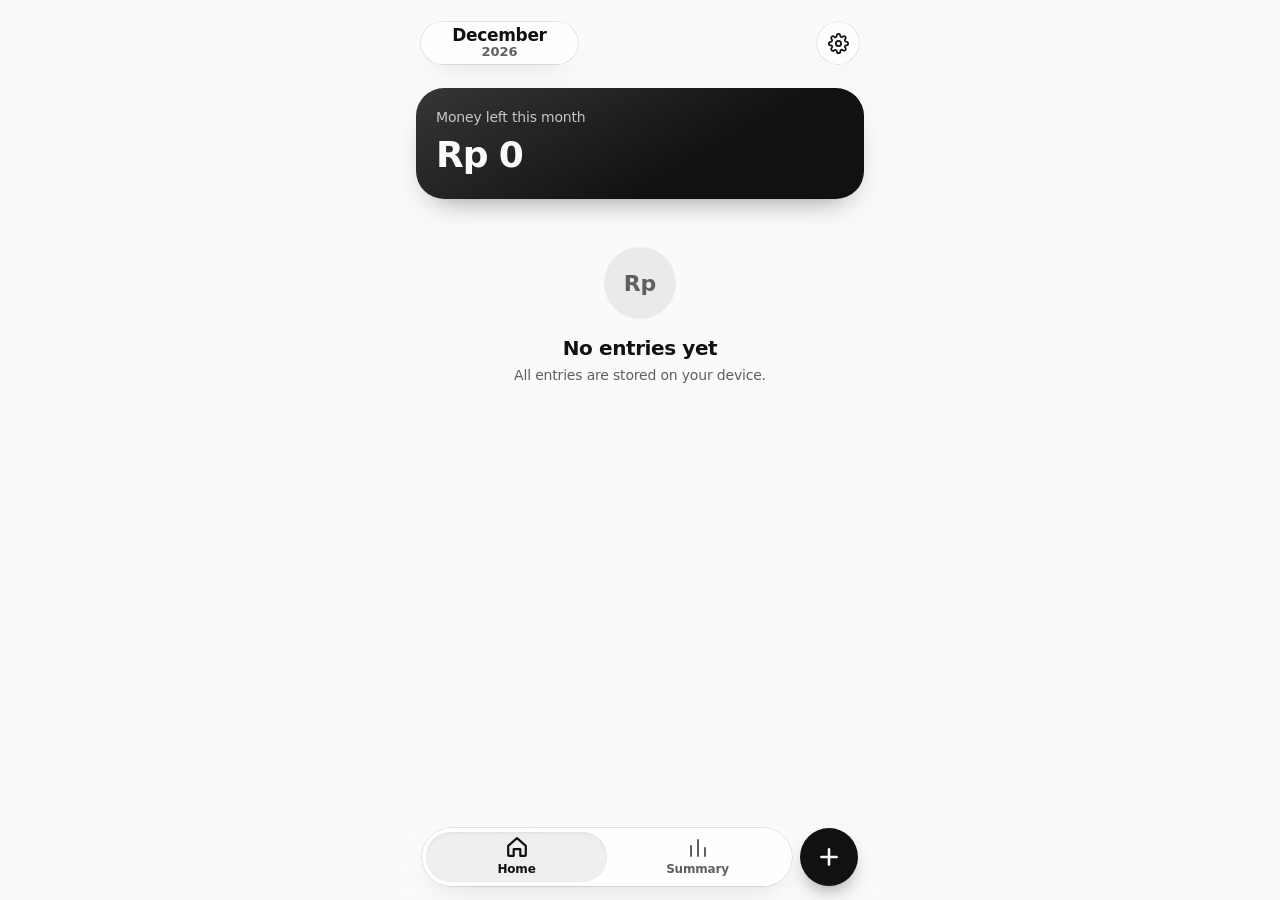
<file: public/index.html>
<!doctype html>
<html lang="id">
<head>
<meta charset="utf-8">
<meta name="viewport" content="width=device-width,initial-scale=1,viewport-fit=cover">
<title>KasKu: pencatat keuangan pribadi</title>
<meta name="description" content="Catat pemasukan dan pengeluaran harian dengan cepat. Data hanya tersimpan di perangkatmu.">
<meta name="color-scheme" content="light dark">
<meta name="referrer" content="no-referrer">
<link rel="manifest" href="manifest.webmanifest">
<link rel="icon" href="assets/icon.svg" type="image/svg+xml">
<link rel="apple-touch-icon" href="assets/icon-180.png">
<meta name="apple-mobile-web-app-capable" content="yes">
<meta name="mobile-web-app-capable" content="yes">
<meta name="apple-mobile-web-app-title" content="KasKu">
<meta name="apple-mobile-web-app-status-bar-style" content="default">
<link rel="stylesheet" href="assets/style.css?v=101">
<script src="assets/theme.js"></script>
<script src="assets/app.js?v=101" defer></script>
<script src="assets/lg.js?v=101" defer></script>
</head>
<body>
<noscript><p class="mut foot">KasKu membutuhkan JavaScript. Aktifkan JavaScript di peramban, lalu muat ulang halaman.</p></noscript>
<header class="top">
  
  <h1><span id="cfgT" class="cfgT">Pengaturan</span><button id="mon" type="button" class="glass" aria-haspopup="dialog"><span id="monT"></span></button><span id="monlive" class="sr" aria-live="polite"></span></h1>
  <button id="cfgb" type="button" class="cfgb glass" aria-label="Pengaturan" aria-pressed="false"><svg class="i" viewBox="0 0 24 24" aria-hidden="true"><circle cx="12" cy="12" r="3"/><path d="M19.4 15a1.65 1.65 0 0 0 .33 1.82l.06.06a2 2 0 0 1 0 2.83 2 2 0 0 1-2.83 0l-.06-.06a1.65 1.65 0 0 0-1.82-.33 1.65 1.65 0 0 0-1 1.51V21a2 2 0 0 1-4 0v-.09A1.65 1.65 0 0 0 9 19.4a1.65 1.65 0 0 0-1.82.33l-.06.06a2 2 0 0 1-2.83-2.83l.06-.06a1.65 1.65 0 0 0 .33-1.82 1.65 1.65 0 0 0-1.51-1H3a2 2 0 0 1 0-4h.09A1.65 1.65 0 0 0 4.6 9a1.65 1.65 0 0 0-.33-1.82l-.06-.06a2 2 0 0 1 2.83-2.83l.06.06a1.65 1.65 0 0 0 1.82.33H9a1.65 1.65 0 0 0 1-1.51V3a2 2 0 0 1 4 0v.09a1.65 1.65 0 0 0 1 1.51 1.65 1.65 0 0 0 1.82-.33l.06-.06a2 2 0 0 1 2.83 2.83l-.06.06a1.65 1.65 0 0 0-.33 1.82V9a1.65 1.65 0 0 0 1.51 1H21a2 2 0 0 1 0 4h-.09a1.65 1.65 0 0 0-1.51 1z"/></svg></button>
  
</header>

<main>
  <section id="home">
    <div class="hero">
      <small id="balL">Sisa uang bulan ini</small>
      <p id="bal" class="big">Rp&nbsp;0</p>
      <div class="row">
        <div><div><small>Pemasukan</small><span id="inc" class="plus"></span></div></div>
        <div><div><small>Pengeluaran</small><span id="out" class="minus"></span></div></div>
      </div>
    </div>
    <div id="nudge" class="nudge" hidden>
      <span>Sudah akhir bulan. Simpan cadangan datamu?</span>
      <button id="nb" type="button" class="lnk">Cadangkan</button>
      <button id="nx" type="button" class="lnk">Nanti</button>
    </div>
    <label id="sq" class="group fr" hidden><svg class="i" viewBox="0 0 24 24" aria-hidden="true"><circle cx="11" cy="11" r="6.5"/><path d="M16 16l4 4"/></svg><input id="q" type="search" autocomplete="off" enterkeyhint="search" placeholder="Cari catatan atau nominal" aria-label="Cari catatan"></label>
    <div id="list"></div>
  </section>

  <section id="sum" hidden>
    <div id="cats"></div>
  </section>

  <section id="cfg" hidden>
    <div class="card mt">
      <button id="ct-open" type="button" class="set" aria-haspopup="dialog"><span class="ic"><svg class="i" viewBox="0 0 24 24" aria-hidden="true"><path d="M4 4h7l9 9-7 7-9-9zM8.5 8.5h.01"/></svg></span>Kelola kategori<svg class="i chev" viewBox="0 0 24 24" aria-hidden="true"><path d="M9 6l6 6-6 6"/></svg></button>
    </div>
    <div class="card mt">
      <label class="set sel"><span class="ic"><svg class="i" viewBox="0 0 24 24" aria-hidden="true"><circle cx="12" cy="12" r="8"/><path d="M12 4a8 8 0 0 1 0 16z" fill="currentColor"/></svg></span>Tampilan<span id="themeV" class="val"></span><svg class="i chev" viewBox="0 0 24 24" aria-hidden="true"><path d="M9 6l6 6-6 6"/></svg>
        <select id="theme" aria-label="Tampilan"><option value="auto">Otomatis</option><option value="light">Terang</option><option value="dark">Gelap</option></select></label>
      <label class="set sel"><span class="ic"><svg class="i" viewBox="0 0 24 24" aria-hidden="true"><circle cx="12" cy="12" r="8"/><path d="M4 12h16M12 4c3 3 3 13 0 16M12 4c-3 3-3 13 0 16"/></svg></span>Bahasa<span id="langV" class="val"></span><svg class="i chev" viewBox="0 0 24 24" aria-hidden="true"><path d="M9 6l6 6-6 6"/></svg>
        <select id="lang" aria-label="Bahasa"><option value="id">Bahasa Indonesia</option><option value="en">English</option></select></label>
    </div>
    <div class="card mt">
      <button id="ex" type="button" class="set"><span class="ic"><svg class="i" viewBox="0 0 24 24" aria-hidden="true"><path d="M12 4v11m0 0l-4-4m4 4l4-4M5 20h14"/></svg></span>Simpan cadangan<svg class="i chev" viewBox="0 0 24 24" aria-hidden="true"><path d="M9 6l6 6-6 6"/></svg></button>
      <button id="im" type="button" class="set"><span class="ic"><svg class="i" viewBox="0 0 24 24" aria-hidden="true"><path d="M12 16V5m0 0L8 9m4-4l4 4M5 20h14"/></svg></span>Pulihkan cadangan<svg class="i chev" viewBox="0 0 24 24" aria-hidden="true"><path d="M9 6l6 6-6 6"/></svg></button>
    </div>
    <p class="mut foot">Datamu hanya tersimpan di perangkat ini. Simpan cadangan secara berkala agar tidak hilang.</p>
    <input id="file" type="file" accept="application/json,.json" hidden>
    <div class="card mt">
      <button id="hw-open" type="button" class="set" aria-haspopup="dialog"><span class="ic"><svg class="i" viewBox="0 0 24 24" aria-hidden="true"><circle cx="12" cy="12" r="8"/><path d="M9.7 9.6a2.4 2.4 0 0 1 4.6.8c0 1.6-2.300 1.800-2.300 3.200M12 16.500h.01"/></svg></span>Cara pakai<svg class="i chev" viewBox="0 0 24 24" aria-hidden="true"><path d="M9 6l6 6-6 6"/></svg></button>
      <button id="tc-open" type="button" class="set" aria-haspopup="dialog"><span class="ic"><svg class="i" viewBox="0 0 24 24" aria-hidden="true"><path d="M7 4h7l4 4v12H7zM14 4v4h4M9.500 13h5M9.500 16.500h5"/></svg></span>Syarat &amp; ketentuan<svg class="i chev" viewBox="0 0 24 24" aria-hidden="true"><path d="M9 6l6 6-6 6"/></svg></button>
    </div>
    <div class="card mt">
      <button id="rs" type="button" class="set rd"><span class="ic"><svg class="i" viewBox="0 0 24 24" aria-hidden="true"><path d="M5 7h14M10 7V5h4v2M7 7l1 12h8l1-12M10 11v5M14 11v5"/></svg></span>Reset catatan keuangan</button>
    </div>
    <p class="mut foot">Menghapus semua catatan dan anggaran dari perangkat ini. Pengaturan tampilan dan kategori tidak ikut terhapus.</p>
    <p class="credit"><span>Dibuat oleh</span> Joel G. Thompson</p>
  </section>
</main>

<div class="dock">
  <nav id="tabs" class="tabs glass" data-t="home" aria-label="Menu utama">
    <button class="tab" type="button" data-t="home"><svg class="i" viewBox="0 0 24 24" aria-hidden="true"><path d="M4 11l8-7 8 7v8a1 1 0 0 1-1 1h-4v-6h-6v6H5a1 1 0 0 1-1-1z"/></svg>Beranda</button>
    <button class="tab" type="button" data-t="sum"><svg class="i" viewBox="0 0 24 24" aria-hidden="true"><path d="M5 20V10M12 20V4M19 20v-8"/></svg>Ringkasan</button>
  </nav>
  <button id="add" type="button" class="fab glass" aria-label="Tambah catatan"><svg class="i" viewBox="0 0 24 24" aria-hidden="true"><path d="M12 5v14M5 12h14"/></svg></button>
</div>

<input id="kb" class="kb" inputmode="numeric" tabindex="-1" aria-hidden="true">
<dialog id="sheet" aria-labelledby="st" tabindex="-1">
  <div class="sh">
    <div class="shh">
      <button id="cl" type="button" class="gi glass" aria-label="Batal"><svg class="i" viewBox="0 0 24 24" aria-hidden="true"><path d="M6 6l12 12M18 6L6 18"/></svg></button>
      <div class="seg glass" data-v="out" role="group" aria-label="Jenis catatan"><button type="button" data-type="out">Pengeluaran</button><button type="button" data-type="in">Pemasukan</button></div>
      <button id="sh-del" type="button" class="gi glass gd" aria-label="Hapus" hidden><svg class="i" viewBox="0 0 24 24" aria-hidden="true"><path d="M5 7h14M10 7V5h4v2M7 7l1 12h8l1-12M10 11v5M14 11v5"/></svg></button>
      <h2 id="st" class="sr">Catatan baru</h2>
    </div>
    <div class="shb">
      <div id="amtbox" class="amtbox"><span class="cur" aria-hidden="true">Rp</span><input id="amt" inputmode="numeric" autocomplete="off" enterkeyhint="done" placeholder="0" aria-label="Nominal"><span id="ruler" class="ruler" aria-hidden="true"></span></div>
    <div id="chips" class="chips"></div>
    <div class="group">
      <label class="fr"><input id="note" maxlength="60" enterkeyhint="done" placeholder="Keterangan (opsional)" aria-label="Keterangan"></label>
      <label class="fr dt"><span id="dl"></span><svg class="i chev" viewBox="0 0 24 24" aria-hidden="true"><path d="M9 6l6 6-6 6"/></svg><input id="date" type="date" aria-label="Tanggal"></label>
    </div>
    <p id="err" class="err" role="alert"></p>
    </div>
    <button id="ok" type="button" class="sv">Simpan</button>
  </div>
</dialog>

<dialog id="pick" aria-labelledby="pt" tabindex="-1">
  <div class="sh">
    <div class="pkh">
      <button id="pk-cl" type="button" class="gi glass" aria-label="Tutup"><svg class="i" viewBox="0 0 24 24" aria-hidden="true"><path d="M6 6l12 12M18 6L6 18"/></svg></button>
      <h2 id="pt" class="sr">Pilih bulan dan tahun</h2>
      <button id="py" type="button" class="ybtn" aria-expanded="false" aria-label="Pilih tahun"><span id="pyt"></span><svg class="i" viewBox="0 0 24 24" aria-hidden="true"><path d="M6 9l6 6 6-6"/></svg></button>
      <div class="yr glass">
        <button id="py-prev" type="button" aria-label="Tahun sebelumnya"><svg class="i" viewBox="0 0 24 24" aria-hidden="true"><path d="M15 6l-6 6 6 6"/></svg></button>
        <button id="py-next" type="button" aria-label="Tahun berikutnya"><svg class="i" viewBox="0 0 24 24" aria-hidden="true"><path d="M9 6l6 6-6 6"/></svg></button>
      </div>
    </div>
    <div id="mg" class="mg" role="group" aria-label="Bulan"></div>
    <button id="pk-now" type="button" class="alt">Bulan ini</button>
  </div>
</dialog>

<dialog id="bud" aria-labelledby="bt" tabindex="-1">
  <div class="sh">
    <div class="pkh">
      <button id="bd-cl" type="button" class="gi glass" aria-label="Batal"><svg class="i" viewBox="0 0 24 24" aria-hidden="true"><path d="M6 6l12 12M18 6L6 18"/></svg></button>
      <h2 id="bt" class="bt"></h2>
      <button id="bd-del" type="button" class="gi glass gd" aria-label="Hapus" hidden><svg class="i" viewBox="0 0 24 24" aria-hidden="true"><path d="M5 7h14M10 7V5h4v2M7 7l1 12h8l1-12M10 11v5M14 11v5"/></svg></button>
    </div>
    <div class="shb">
      <div class="group">
      <label class="fr"><svg class="i" viewBox="0 0 24 24" aria-hidden="true"><path d="M5 7h14M5 12h14M5 17h8"/></svg><input id="bnm" maxlength="30" autocomplete="off" enterkeyhint="next" placeholder="Nama anggaran" aria-label="Nama anggaran"></label>
      <label class="fr"><span class="mut">Rp</span><input id="bam" inputmode="numeric" autocomplete="off" enterkeyhint="done" placeholder="Nominal per bulan" aria-label="Anggaran per bulan"></label>
    </div>
    <div>
      <p class="mut lbl">Dihitung dari kategori</p>
      <div id="bcats" class="chips" role="group" aria-label="Kategori pengeluaran yang dihitung"></div>
    </div>
    <p id="berr" class="err" role="alert"></p>
    </div>
    <button id="bd-ok" type="button" class="sv" disabled>Simpan</button>
  </div>
</dialog>

<dialog id="catd" aria-labelledby="ct" tabindex="-1">
  <div class="sh">
    <div class="pkh">
      <button id="cat-ed" type="button" class="edb glass" aria-pressed="false" aria-label="Edit"><span class="et">Edit</span><svg class="i ck" viewBox="0 0 24 24" aria-hidden="true"><path d="M5 12.5l4.5 4.5L19 7.5"/></svg></button>
      <h2 id="ct" class="bt">Kategori</h2>
      <button id="cat-ok" type="button" class="gi glass" aria-label="Selesai"><svg class="i" viewBox="0 0 24 24" aria-hidden="true"><path d="M6 6l12 12M18 6L6 18"/></svg></button>
    </div>
    <div class="cbody">
    <div class="ctog glass" role="group" aria-label="Jenis kategori"><button type="button" data-ct="out" aria-pressed="true">Pengeluaran</button><button type="button" data-ct="in" aria-pressed="false">Pemasukan</button></div>
    <div data-ct="out" class="cd">
      <div id="cl-out" class="elist"></div>
      <div class="group mt8"><label class="fr"><svg class="i" viewBox="0 0 24 24" aria-hidden="true"><path d="M12 5v14M5 12h14"/></svg><input id="ca-out" maxlength="20" autocomplete="off" enterkeyhint="done" placeholder="Kategori baru" aria-label="Nama kategori pengeluaran baru"><button id="cb-out" type="button" class="ad" disabled>Tambah</button></label></div>
    </div>
    <div data-ct="in" class="cd">
      <div id="cl-in" class="elist"></div>
      <div class="group mt8"><label class="fr"><svg class="i" viewBox="0 0 24 24" aria-hidden="true"><path d="M12 5v14M5 12h14"/></svg><input id="ca-in" maxlength="20" autocomplete="off" enterkeyhint="done" placeholder="Kategori baru" aria-label="Nama kategori pemasukan baru"><button id="cb-in" type="button" class="ad" disabled>Tambah</button></label></div>
    </div>
    <p id="cerr" class="err" role="alert"></p>
    </div>
  </div>
</dialog>

<dialog id="inf" aria-labelledby="inft" tabindex="-1">
  <div class="sh">
    <div class="pkh">
      <button id="inf-ok" type="button" class="gi glass" aria-label="Tutup"><svg class="i" viewBox="0 0 24 24" aria-hidden="true"><path d="M6 6l12 12M18 6L6 18"/></svg></button>
      <h2 id="inft" class="bt"></h2>
    </div>
    <div id="infb" class="cbody"></div>
  </div>
</dialog>

<dialog id="rst" aria-labelledby="rt" aria-describedby="rd" tabindex="-1">
  <div class="sh">
    <div class="rsh">
      <h2 id="rt">Reset catatan keuangan?</h2>
      <p id="rd" class="mut"></p>
    </div>
    <button id="rs-ok" type="button" class="alt dng glass">Hapus semua</button>
    <button id="rs-bk" type="button" class="alt glass">Simpan cadangan dulu</button>
    <button id="rs-cl" type="button" class="sv glass" autofocus>Batal</button>
  </div>
</dialog>

<div id="toast" class="glass" role="status" aria-live="polite"></div>
</body>
</html>
</file>
<file: public/assets/style.css>
/* Catat — gaya ala iOS: judul besar, material kaca, daftar terkelompok. Monokrom; terang/gelap otomatis. */
:root{--bg:#FAFAFA;--sf:#FFF;--bd:#E5E5E5;--tx:#111;--t2:#5F5F5F;--ac:#111;--on:#FAFAFA;
--fill:rgba(120,120,128,.12);--fill2:rgba(120,120,128,.22);
--hero:linear-gradient(150deg,#363636 0%,#111 64%);--hero-tx:#FAFAFA;--sheen:rgba(255,255,255,.16);
--sh:0 14px 32px -18px rgba(0,0,0,.55);
--g-bg:rgba(255,255,255,.72);--g-sp:rgba(255,255,255,.28);--g-hi:rgba(255,255,255,.95);--g-hi2:rgba(255,255,255,.5);--g-edge:rgba(255,255,255,.7);--g-glow:rgba(0,0,0,.035);--g-rim:rgba(0,0,0,.2);--g-sh:rgba(0,0,0,.14);
--tint:rgba(17,17,17,.84);--pill:rgba(120,120,128,.11);--pill-in:rgba(0,0,0,.08);--thumb:#FFF;--lens-c:rgba(255,255,255,.55);--card-g:rgba(255,255,255,.74);
--rim-base:rgba(255,255,255,.55);--rim-spec:rgba(255,255,255,1);--pill-hi:rgba(255,255,255,0);--pill-rim:rgba(0,0,0,.05);--lens-ring:rgba(0,0,0,.14);--g-blur:blur(12px) saturate(1.8);
/* gerak: 3 durasi saja (tekan, pudar, pindah) dan 2 kurva (halus, melenting). --d3 harus sama dengan D di app.js */
--d1:.15s;--d2:.25s;--d3:.5s;--ease:cubic-bezier(.32,.72,0,1);--spring:cubic-bezier(.34,1.45,.5,1);
--dock-b:max(calc(env(safe-area-inset-bottom,0px) - 15px),10px);--r-lg:28px;--r-sheet:36px;--r-md:24px;--r-sm:16px;--red:#D70015;color-scheme:light}
@media(prefers-color-scheme:dark){:root:not([data-theme=light]){--bg:#0E0E0E;--sf:#161616;--bd:#262626;--tx:#F2F2F2;--t2:#9A9A9A;--ac:#F2F2F2;--on:#0E0E0E;
--fill:rgba(120,120,128,.24);--fill2:rgba(120,120,128,.36);
--hero:linear-gradient(150deg,#2C2C2E 0%,#1F1F21 100%);--red:#FF6961;--hero-tx:#F2F2F2;--sheen:rgba(255,255,255,.08);--sh:0 14px 32px -18px #000;
--g-bg:rgba(58,58,60,.58);--g-sp:rgba(255,255,255,.07);--g-hi:rgba(255,255,255,.3);--g-hi2:rgba(255,255,255,.14);--g-edge:rgba(255,255,255,.1);--g-glow:rgba(255,255,255,.035);--g-rim:rgba(0,0,0,.55);--g-sh:rgba(0,0,0,.75);
--tint:rgba(242,242,242,.88);--pill:rgba(150,150,158,.36);--thumb:#636366;--lens-c:rgba(255,255,255,.1);--card-g:rgba(34,34,37,.72);
--rim-base:rgba(255,255,255,.12);--rim-spec:rgba(255,255,255,.62);--pill-hi:rgba(255,255,255,.1);--pill-rim:rgba(255,255,255,.07);--lens-ring:rgba(255,255,255,.14);--g-blur:blur(12px) saturate(1.8) brightness(1.06);color-scheme:dark}}
:root[data-theme=dark]{--bg:#0E0E0E;--sf:#161616;--bd:#262626;--tx:#F2F2F2;--t2:#9A9A9A;--ac:#F2F2F2;--on:#0E0E0E;
--fill:rgba(120,120,128,.24);--fill2:rgba(120,120,128,.36);
--hero:linear-gradient(150deg,#2C2C2E 0%,#1F1F21 100%);--red:#FF6961;--hero-tx:#F2F2F2;--sheen:rgba(255,255,255,.08);--sh:0 14px 32px -18px #000;
--g-bg:rgba(58,58,60,.58);--g-sp:rgba(255,255,255,.07);--g-hi:rgba(255,255,255,.3);--g-hi2:rgba(255,255,255,.14);--g-edge:rgba(255,255,255,.1);--g-glow:rgba(255,255,255,.035);--g-rim:rgba(0,0,0,.55);--g-sh:rgba(0,0,0,.75);
--tint:rgba(242,242,242,.88);--pill:rgba(150,150,158,.36);--thumb:#636366;--lens-c:rgba(255,255,255,.1);--card-g:rgba(34,34,37,.72);
--rim-base:rgba(255,255,255,.12);--rim-spec:rgba(255,255,255,.62);--pill-hi:rgba(255,255,255,.1);--pill-rim:rgba(255,255,255,.07);--lens-ring:rgba(255,255,255,.14);--g-blur:blur(12px) saturate(1.8) brightness(1.06);color-scheme:dark}
:root[data-theme=light]{color-scheme:light}

*{box-sizing:border-box;margin:0;-webkit-tap-highlight-color:transparent}
[hidden]{display:none!important}
html.lock{overflow:hidden;overscroll-behavior:none}
html.lock body{position:fixed;left:0;right:0;width:100%;overflow:hidden}
html{background:var(--bg);touch-action:manipulation;-webkit-text-size-adjust:100%;overflow-x:clip}
body{font:17px/1.35 -apple-system,BlinkMacSystemFont,"SF Pro Text","Segoe UI",Roboto,system-ui,sans-serif;letter-spacing:-.011em;font-variant-numeric:tabular-nums;color:var(--tx);background:var(--bg);max-width:480px;min-height:100dvh;margin:auto;overflow-x:clip;padding:env(safe-area-inset-top) 16px calc(88px + var(--dock-b))}
.big,.eico,.sv,.amtbox{font-family:ui-rounded,"SF Pro Rounded",-apple-system,system-ui,sans-serif}
button,input{font:inherit;letter-spacing:inherit;color:inherit}
button{min-height:48px;min-width:48px;border:0;border-radius:999px;background:none;cursor:pointer;transition:transform var(--d3) var(--spring),opacity var(--d2),background-color var(--d2)}
button:active:not(:disabled){transform:scale(.94);transition-duration:.1s}
button:disabled{opacity:.35;cursor:default}
input{min-width:0;border:0;background:none}
input::placeholder{color:var(--t2)}
/* ring fokus hanya untuk pengguna keyboard (html.kb diatur app.js); fokus otomatis lewat skrip/sentuhan tidak menampilkan cincin */
html.kb :focus-visible{outline:2px solid var(--ac);outline-offset:2px}
.i{display:block;flex:none;width:24px;height:24px;fill:none;stroke:currentColor;stroke-width:2;stroke-linecap:round;stroke-linejoin:round}
.plus{font-weight:700}.minus{font-weight:500}.mut{color:var(--t2);font-size:14px}.mt{margin-top:14px}
.ic{flex:none;display:grid;place-items:center;width:32px;height:32px;border-radius:50%;background:rgba(128,128,128,.24)}
.ic .i{width:18px;height:18px}
.sr{position:absolute;width:1px;height:1px;overflow:hidden;clip:rect(0 0 0 0);white-space:nowrap}

/* Judul besar + navigasi bulan. Hanya judul yang bergeser: lama keluar, baru masuk dari sisi sebaliknya */
.top{display:flex;align-items:center;justify-content:space-between;gap:8px;padding:14px 0 12px}
h1{display:grid;flex:1;min-width:0;overflow:hidden;margin:-2px 0 -2px -32px;padding:2px 0 2px 32px;font-size:clamp(26px,7.6vw,34px);line-height:1.2;font-weight:700;letter-spacing:-.03em}
h1>span.sr{grid-area:auto}
#monT{display:grid;min-width:0}
#monT>span{grid-area:1/1;display:flex;align-items:center;gap:4px;min-width:0;white-space:nowrap}
#monT .i{width:16px;height:16px;margin-top:.15em;color:var(--t2);stroke-width:2.6}
/* judul bulan = tombol pembuka picker; cincin fokus di dalam supaya tidak terpotong h1 */
#mon{justify-self:start;min-width:0;max-width:100%;min-height:44px;margin-left:-10px;padding:0 10px;text-align:left;transform-origin:left center}
#mon:active:not(:disabled){transform:scale(.97)}
#mon:focus-visible{outline-offset:-2px}
@keyframes monin{from{opacity:0;filter:blur(6px);transform:translateX(calc(var(--d,1)*28px))}}
@keyframes monout{to{opacity:0;filter:blur(6px);transform:translateX(calc(var(--d,1)*-28px))}}
#monT>.go{animation:monin var(--d3) var(--ease) .14s both}
#monT>.old{animation:monout .2s cubic-bezier(.4,0,.6,1) both;pointer-events:none}
/* Tombol dua arah ala Files: satu kapsul kaca berisi dua panah, panah yang tak bisa dipakai meredup */
.nav2{flex:none;display:grid;grid-template-columns:1fr 1fr;width:88px;height:40px;border-radius:999px}
.nav2 button{position:relative;display:grid;place-items:center;min-width:0;min-height:40px;height:40px;padding:0;border-radius:999px}
.nav2 button:disabled{opacity:.38}
.nav2 button::after{content:'';position:absolute;inset:-2px 0}
.nav2 .i{width:20px;height:20px;stroke-width:2.6}

/* Kartu saldo: gradasi abu + kilau halus (diam, tidak ikut bergeser) */
.hero{position:relative;overflow:hidden;padding:16px 20px 14px;border-radius:var(--r-lg);background:var(--hero);color:var(--hero-tx);box-shadow:var(--sh)}
.hero::before{content:'';position:absolute;inset:0;background:radial-gradient(120% 90% at 0% 0%,var(--sheen),transparent 60%);pointer-events:none}
.hero>*{position:relative}
.hero small{display:block;font-size:14px;opacity:.75}
.big{font-size:36px;font-weight:700;letter-spacing:-.03em;margin:2px 0 12px;overflow-wrap:anywhere}
.row{display:flex;gap:10px}
.row>div{display:flex;align-items:center;gap:8px;flex:1;min-width:0;padding:10px 12px;border-radius:var(--r-sm);background:rgba(128,128,128,.18)}
.row>div>div{min-width:0}
#inc,#out{display:block;font-size:clamp(13px,3.8vw,16px);font-weight:600;overflow-wrap:anywhere}
#inc.sm,#out.sm{font-size:clamp(10px,2.9vw,13px);white-space:nowrap}
.big.sm{font-size:clamp(24px,7.4vw,32px);white-space:nowrap}

.nudge{display:flex;align-items:center;gap:2px;margin-top:14px;padding:4px 4px 4px 16px;border-radius:var(--r-md);background:var(--sf);border:1px solid var(--bd);font-size:15px}
.nudge span{flex:1}
.lnk{padding:0 10px;font-weight:600}

/* Daftar terkelompok */
main,#home,#sum{position:relative}
#list,#cats{display:flow-root}
.day{font-size:15px;font-weight:600;color:var(--t2);margin:24px 16px 8px}
.card{background:var(--sf);border:1px solid var(--bd);border-radius:var(--r-md);overflow:hidden}
.p16{padding:16px}
.tx,.set{position:relative;display:flex;align-items:center;gap:12px;width:100%;padding:10px 16px;border-radius:0;text-align:left}
.tx{min-height:68px}.set{min-height:58px;font-weight:500}
.tx::after,.set+.set::before{content:'';position:absolute;right:0;height:1px;background:var(--bd)}
.tx::after{left:68px;bottom:0}.set+.set::before{left:60px;top:0}
.tx:last-child::after{display:none}
.tx:active:not(:disabled),.set:active:not(:disabled){transform:none;background:var(--fill)}
.mono{flex:none;display:grid;place-items:center;width:40px;height:40px;border-radius:50%;background:var(--fill);color:var(--t2);font-weight:700}
.tx>span:first-child{flex:1;min-width:0;display:grid}
.tx>span:last-child{white-space:nowrap}
.tx b{font-weight:600}
.tx small{color:var(--t2);font-size:14px;white-space:nowrap;overflow:hidden;text-overflow:ellipsis}
.chev{margin-left:auto;width:18px;height:18px;color:var(--t2)}
.foot{margin:8px 16px 0;line-height:1.4}
.empty{text-align:center;padding:44px 16px 16px}
.eico{display:grid;place-items:center;width:72px;height:72px;margin:0 auto 16px;border-radius:50%;background:var(--fill);color:var(--t2);font-size:22px;font-weight:700}
.empty p:not(.mut){font-size:20px;font-weight:700;letter-spacing:-.02em}
.empty .mut{margin:4px 0 20px}
.pri{min-height:50px;padding:0 26px;background:var(--ac);color:var(--on);font-weight:600}

/* Ringkasan */
.br{padding:10px 0 4px;font-size:15px}
.br>div:first-child{display:flex;justify-content:space-between;gap:8px}
.track{height:10px;margin-top:8px;border-radius:99px;background:var(--fill);overflow:hidden}
.fill{width:0;height:100%;border-radius:99px;background:var(--ac);transition:width calc(var(--d3) + .2s) var(--ease) calc(var(--i,0)*70ms + .15s)}
#cats{overflow-y:clip}

/* Geser bulan: salinan panel lama (ghost) keluar, panel baru masuk */
.ghost{position:absolute;pointer-events:none;will-change:transform}
.ghost,.ghost *{animation:none!important;transition:none!important}

/* Kaca cair: hanya untuk kontrol yang melayang di atas konten */
/* Material: blur ringan (isi di belakang masih terbaca), isi tipis, tepi bercahaya.
   Rim = cincin 1px di ::after: kilau diagonal netral yang tetap (tanpa warna dari latar, tanpa pelangi). */
.glass.glass{position:relative;isolation:isolate;border:0;background-color:var(--g-bg);background-image:radial-gradient(80% 140% at var(--mx,30%) var(--my,0%),var(--g-sp),transparent 60%);-webkit-backdrop-filter:var(--g-blur);backdrop-filter:var(--g-blur);
box-shadow:inset 0 1.5px 2px -1px var(--g-hi),inset 0 -1.5px 2px -1px var(--g-hi2),inset 0 0 18px var(--g-glow),0 0 0 .5px var(--g-rim),0 14px 30px -14px var(--g-sh)}
.glass::after{content:'';position:absolute;inset:0;z-index:2;border-radius:inherit;padding:1px;pointer-events:none;
background:linear-gradient(to bottom right,var(--rim-spec),transparent 34%,transparent 66%,var(--rim-spec)),linear-gradient(180deg,var(--rim-base),transparent 45%,transparent 55%,var(--rim-base));
-webkit-mask:linear-gradient(#000 0 0) content-box,linear-gradient(#000 0 0);-webkit-mask-composite:xor;mask:linear-gradient(#000 0 0) content-box exclude,linear-gradient(#000 0 0);mask-composite:exclude}

/* Dock: kapsul kaca + tombol + terpisah di sisi jempol */
.dock{position:fixed;left:0;right:0;bottom:0;width:min(100%,480px);margin:auto;display:flex;gap:8px;padding:0 19px var(--dock-b);pointer-events:none}
.dock::before{content:'';position:absolute;left:0;right:0;bottom:0;height:150px;pointer-events:none;z-index:-1;-webkit-backdrop-filter:blur(8px);backdrop-filter:blur(8px);background:linear-gradient(transparent,color-mix(in srgb,var(--bg) 90%,transparent));-webkit-mask-image:linear-gradient(transparent,#000 70%);mask-image:linear-gradient(transparent,#000 70%)}
.dock>*{pointer-events:auto}
.tabs{flex:1;display:grid;grid-template-columns:1fr 1fr;height:56px;padding:4px;border-radius:999px;touch-action:pan-y;--k:0;transition:transform var(--d3) var(--spring)}
.tab{position:relative;display:grid;justify-items:center;align-content:center;gap:1px;min-height:48px;border-radius:999px;font-size:11px;font-weight:600;color:var(--t2);transition:transform var(--d3) var(--spring),color var(--d2)}
.tab[aria-current=true]{color:var(--tx)}
.tab .i{transition:transform var(--d3) var(--spring)}
.tab[aria-current=true] .i{transform:translateY(-1px) scale(1.1)}
.fab{flex:none;display:grid;place-items:center;width:56px;height:56px;padding:0;border-radius:50%;color:var(--tx)}/* kaca bening yang sama dengan tab bar: tanpa isi warna */
.fab .i{width:26px;height:26px;stroke-width:2.4;transition:transform var(--d3) var(--spring)}
.fab:active .i{transform:rotate(90deg)}

/* Slider kaca (tab bar & Pengeluaran/Pemasukan): pil gelap saat diam; saat disentuh jadi lensa bening yang lebih besar */
.tabs[data-t=sum],.shh .seg[data-v=in],#catd[data-ct=in] .ctog{--k:1}
.seg3[data-v="1"]{--k:1}.seg3[data-v="2"]{--k:2}
.tabs::before,.seg::before,.seg3::before,.ctog::before{content:'';position:absolute;top:4px;bottom:4px;left:4px;width:calc(50% - 4px);border-radius:999px;translate:calc(var(--k)*100%) 0;scale:var(--sx,1) var(--sy,1);background:var(--pill);box-shadow:inset 0 0 0 .5px var(--pill-rim),inset 0 1px 0 var(--pill-hi),inset 0 3px 6px -3px var(--pill-in,transparent);transition:translate calc(var(--d3) + .05s) var(--spring-t),scale var(--d3) var(--spring),background-color .3s,box-shadow .3s}
.tabs.drive::before,.seg.drive::before,.seg3.drive::before,.ctog.drive::before{transition:scale var(--d3) var(--spring),background-color .3s,box-shadow .3s}
.tabs.lens::before,.seg.lens::before,.seg3.lens::before,.ctog.lens::before{--sx:1.06;--sy:1.26;background:var(--lens-c);-webkit-backdrop-filter:saturate(1.6);backdrop-filter:saturate(1.6);box-shadow:0 0 0 .5px var(--lens-ring),inset 0 0 0 .5px var(--g-hi2),inset 0 1.5px 1px -.5px var(--g-hi),inset 0 -1.5px 1px -.5px var(--g-hi2),inset 0 0 14px var(--g-glow),0 8px 18px -10px var(--g-sh)}
.tabs .tab,.tabs .tab:active,.seg button,.seg button:active,.seg3 button,.seg3 button:active,.ctog button,.ctog button:active{transform:scale(var(--s,1))}

/* Sheet input: jendela kaca melayang di atas keyboard (posisi dihitung di app.js) */
.sab{position:fixed;left:0;bottom:0;height:0;visibility:hidden;pointer-events:none;padding-bottom:env(safe-area-inset-bottom,0px)}
dialog{position:fixed;inset:auto 0 calc(12px + env(safe-area-inset-bottom,0px)) 0;width:min(calc(100% - 24px),456px);max-width:none;max-height:none;margin:0 auto;padding:0;border:0;border-radius:var(--r-sheet);overflow:auto;overscroll-behavior:contain;color:var(--tx);background-color:var(--card-g);-webkit-backdrop-filter:blur(34px) saturate(1.9);backdrop-filter:blur(34px) saturate(1.9);
box-shadow:inset 0 0 0 1px var(--g-edge),inset 1.5px 1.5px 1px -1px var(--g-hi),inset -1.5px -1.5px 1px -1px var(--g-hi2),inset 0 0 28px var(--g-glow),0 0 0 .5px var(--g-rim),0 40px 80px -28px var(--g-sh);
opacity:0;transform-origin:var(--ox,50%) var(--oy,100%);transform:scale(.12);transition:transform var(--d3) var(--ease),opacity .18s,top .3s var(--ease)}
dialog.show{opacity:1;transform:none}
dialog::backdrop{background-color:rgba(0,0,0,0);-webkit-backdrop-filter:blur(0px);backdrop-filter:blur(0px);transition:background-color var(--d3) var(--ease),-webkit-backdrop-filter var(--d3) var(--ease),backdrop-filter var(--d3) var(--ease)}
dialog.show::backdrop{background-color:rgba(0,0,0,.32);-webkit-backdrop-filter:blur(6px);backdrop-filter:blur(6px)}
.sh{display:grid;gap:20px;padding:20px;--shp:20px}
.shh{display:grid;grid-template-columns:1fr auto 1fr;align-items:center;margin:-4px 0 0;container-type:inline-size}
#cl{grid-column:1;justify-self:start}#sh-del{grid-column:3;justify-self:end}
.txt{min-width:0;padding:0 4px;font-weight:500;color:var(--tx)}
#sh-del,#bd-del{font-weight:600;color:var(--red)}
#cat-ok{grid-column:3;justify-self:end;font-weight:600}
#cat-ed{grid-column:1;justify-self:start}
.shh .seg{position:relative;grid-column:2;display:grid;grid-template-columns:1fr 1fr;width:min(232px,calc(100cqw - 112px));padding:4px;border-radius:999px;--k:0;touch-action:pan-y}
.seg button{position:relative;min-height:36px;min-width:0;font-size:14px;font-weight:600}
.seg [aria-pressed=false]{color:var(--t2)}

/* Picker bulan/tahun: dialog kaca kecil, gaya dan gerak sama dengan sheet input */
#pick,#rst{width:min(calc(100% - 24px),360px)}
.pkh{display:grid;grid-template-columns:1fr auto 1fr;align-items:center;margin:-4px 0 0}
#pk-cl{grid-column:1;justify-self:start}
.ybtn{grid-column:2;display:flex;align-items:center;gap:2px;padding:0 10px;font-size:20px;font-weight:700;letter-spacing:-.02em;font-family:ui-rounded,"SF Pro Rounded",-apple-system,system-ui,sans-serif}
.ybtn .i{width:16px;height:16px;color:var(--t2);stroke-width:2.6;transition:transform var(--d3) var(--spring)}
.ybtn[aria-expanded=true] .i{transform:rotate(180deg)}
.yr{grid-column:3;justify-self:end;display:flex;align-items:center;height:44px;border-radius:999px}
.yr button{display:grid;place-items:center;width:44px;height:44px;min-width:44px;min-height:44px;padding:0}
.yr button:disabled{opacity:.38}
.yr .i{width:20px;height:20px}
.mg{display:grid;grid-template-columns:repeat(3,1fr);gap:8px}
.mo{position:relative;min-height:52px;min-width:0;padding:0;font-weight:500;background:var(--fill);box-shadow:inset 0 .5px 0 var(--g-hi),0 1px 2px rgba(0,0,0,.15);transition:transform var(--d3) var(--spring),background-color var(--d2),color var(--d2)}
.mo[aria-pressed=true]{background:var(--ac);color:var(--on);font-weight:600;box-shadow:inset 0 1px 0 rgba(255,255,255,.4),0 6px 14px -6px rgba(0,0,0,.55)}
.mo.off{visibility:hidden}
.mo[data-d]::after{content:'';position:absolute;left:50%;bottom:7px;width:5px;height:5px;margin-left:-2.5px;border-radius:50%;background:currentColor;opacity:.5}
.alt{width:100%;min-height:50px;font-weight:600;background:var(--fill)}
/* geser bulan di daftar: gulir vertikal tetap milik browser */
#list,#cats{touch-action:pan-y}

/* Nominal berawalan Rp: kolom teks + keyboard angka bawaan */
.amtbox{display:flex;justify-content:center;align-items:baseline;gap:.2em;position:relative;padding:6px 0 4px;font-weight:700;font-size:52px;line-height:1.1;letter-spacing:-.03em;cursor:text}
.amtbox .cur{font-size:.5em;font-weight:600;letter-spacing:0;color:var(--t2);transition:color var(--d2)}
.amtbox:focus-within .cur,.amtbox.has .cur{color:var(--tx)}
.amtbox #amt{display:block;flex:none;width:1ch;height:auto;padding:0;border-radius:0;text-align:left;font-size:1em;line-height:1.1;font-weight:inherit;letter-spacing:inherit;caret-color:var(--tx);outline:none;-webkit-appearance:none;appearance:none}
.ruler{position:absolute;visibility:hidden;pointer-events:none;white-space:pre}

.chips{display:flex;gap:10px;overflow-x:auto;margin:0 -20px;padding:4px 20px;scrollbar-width:none;touch-action:none;-webkit-mask-image:linear-gradient(90deg,transparent,#000 20px,#000 calc(100% - 20px),transparent);mask-image:linear-gradient(90deg,transparent,#000 20px,#000 calc(100% - 20px),transparent)}.chips::-webkit-scrollbar{display:none}
.chip{position:relative;flex:none;min-width:0;min-height:40px;padding:0 18px;border-radius:999px;background:var(--fill);font-size:15px;font-weight:500;box-shadow:inset 0 .5px 0 var(--g-hi),0 1px 2px rgba(0,0,0,.15);transition:transform var(--d3) var(--spring),background-color var(--d2),color var(--d2)}
.chip::after{content:'';position:absolute;inset:-4px}
.chip[aria-pressed=true]{background:var(--ac);color:var(--on);font-weight:600;box-shadow:inset 0 1px 0 rgba(255,255,255,.4),0 6px 14px -6px rgba(0,0,0,.55)}

/* Catatan & Tanggal: baris berlabel dalam satu kelompok cekung */
.group{border-radius:var(--r-sm);background:var(--fill);box-shadow:inset 0 1px 2px rgba(0,0,0,.2);overflow:hidden}
.fr{position:relative;display:flex;align-items:center;gap:14px;min-height:52px;padding:0 16px;cursor:text}
.fr+.fr::before{content:'';position:absolute;left:16px;right:0;top:0;height:1px;background:rgba(128,128,128,.28)}
.fr>.i{width:20px;height:20px;color:var(--t2)}
.fr input{flex:1;height:48px;padding:0;font-size:17px}
.fr input:focus-visible{outline:none}
.fr.dt{cursor:pointer}
#dl{flex:1;min-width:0;font-size:17px;white-space:nowrap;overflow:hidden;text-overflow:ellipsis}
.fr.dt .chev{width:16px;height:16px;margin-left:auto}
.fr.dt #date{position:absolute;inset:0;width:100%;height:100%;opacity:0;cursor:pointer}
.err{font-size:14px;color:var(--red);text-align:center}.err:empty{display:none}
.sv{width:100%;min-height:50px;display:flex;align-items:center;justify-content:center;gap:8px;background-color:var(--ac);background-image:linear-gradient(rgba(255,255,255,.2),transparent 55%);color:var(--on);font-size:17px;font-weight:700;box-shadow:inset 0 1px 0 rgba(255,255,255,.45),0 10px 20px -10px rgba(0,0,0,.7)}
.kb{position:fixed;left:0;bottom:0;width:1px;height:1px;min-height:0;padding:0;opacity:0;pointer-events:none;font-size:16px}

/* Snackbar */
#toast{position:fixed;left:0;right:0;bottom:calc(var(--dock-b) + 68px);width:calc(100% - 32px);max-width:448px;min-height:52px;margin:auto;display:flex;align-items:center;justify-content:space-between;gap:8px;padding:4px 4px 4px 18px;border-radius:999px;background-color:var(--tint);color:var(--on);box-shadow:var(--sh);opacity:0;visibility:hidden;transform:translateY(18px) scale(.94);transition:opacity var(--d2),transform var(--d3) var(--spring),visibility var(--d2)}
#toast.show{opacity:1;visibility:visible;transform:none}
#toast button{min-height:44px;padding:0 16px;font-weight:600;background:rgba(128,128,128,.28)}

/* Gerak yang menjawab aksi: masuk bertahap (buka aplikasi, pindah tab), catatan baru masuk, catatan dihapus menyusut */
@keyframes rise{from{opacity:0;transform:translate3d(var(--dx,0),14px,0) scale(.985)}}
@keyframes in{from{opacity:0;transform:translateY(-14px) scale(.96)}}
.rise{animation:rise var(--d3) var(--ease) both;animation-delay:calc(var(--i,0)*40ms)}
.enter{animation:in var(--d3) var(--spring)}
.leave{opacity:0;transform:scale(.92);transition:opacity .2s,transform .2s}
@media(prefers-reduced-motion:reduce){*,::before,::after,::backdrop{animation:none!important;transition:none!important}}

/* Tampilan: slider kaca 3 segmen di dalam kartu */
.seg3{display:grid;grid-template-columns:repeat(3,1fr);height:56px;padding:4px;border-radius:999px;--k:0;touch-action:pan-y;transition:transform var(--d3) var(--spring)}
.seg3::before{width:calc((100% - 8px)/3)!important}
.seg3 button{position:relative;display:grid;justify-items:center;align-content:center;gap:1px;min-width:0;min-height:48px;padding:0;border-radius:999px;font-size:11px;font-weight:600;color:var(--t2);transition:transform var(--d3) var(--spring),color var(--d2)}
.seg3 [aria-checked=true]{color:var(--tx)}
.seg3 button .i{transition:transform var(--d3) var(--spring)}
.seg3 [aria-checked=true] .i{transform:translateY(-1px) scale(1.1)}

/* Pencarian & Anggaran */
#sq{min-height:40px;margin-top:14px;border-radius:999px}
#sq input{height:40px}
#sq input{-webkit-appearance:none;appearance:none}
.bt{grid-column:2;font-size:20px;font-weight:700;letter-spacing:-.02em;text-align:center}
#bd-del{grid-column:3;justify-self:end}
.fr>.mut{font-weight:600}
.set.bd{align-items:center;min-height:68px}
.bw{flex:1;min-width:0;display:grid;gap:2px}
.bw small{color:var(--t2);font-size:14px}
.bw .track{height:6px;margin-top:4px}
.bw .over{color:var(--red);font-weight:600}
.bd .chev{margin-left:0}

/* Aksesibilitas (Apple: uji dengan Reduce Transparency dan Increase Contrast): kaca jadi buram, kontras dinaikkan */
@media(prefers-reduced-transparency:reduce){
.glass.glass{background-color:var(--sf);background-image:none;-webkit-backdrop-filter:none;backdrop-filter:none}
dialog{background-color:var(--sf);-webkit-backdrop-filter:none;backdrop-filter:none}
.dock::before{-webkit-backdrop-filter:none;backdrop-filter:none}
.tabs.lens::before,.seg.lens::before,.seg3.lens::before,.ctog.lens::before{-webkit-backdrop-filter:none;backdrop-filter:none}}
@media(prefers-contrast:more){:root{--t2:#3A3A3A;--bd:#6B6B6B;--g-rim:rgba(0,0,0,.55);--lens-ring:rgba(0,0,0,.5);--fill:rgba(120,120,128,.22)}}
@media(prefers-contrast:more) and (prefers-color-scheme:dark){:root:not([data-theme=light]){--t2:#D0D0D0;--bd:#8A8A8A;--g-rim:rgba(255,255,255,.6);--lens-ring:rgba(255,255,255,.6);--fill:rgba(120,120,128,.4)}}
@media(prefers-contrast:more){:root[data-theme=dark]{--t2:#D0D0D0;--bd:#8A8A8A;--g-rim:rgba(255,255,255,.6);--lens-ring:rgba(255,255,255,.6);--fill:rgba(120,120,128,.4)}}

/* Slider: tidak bisa dipilih/ditandai saat ditahan */
.tabs,.seg,.seg3,.ctog{-webkit-user-select:none;user-select:none;-webkit-touch-callout:none}
/* Anggaran buatan sendiri + reset */
.bde{text-align:center}
.lbl{margin:0 4px 10px;font-weight:600}
.chips.wrap{flex-wrap:wrap;overflow:visible;margin:0;padding:0;touch-action:auto;-webkit-mask-image:none;mask-image:none}
.set.rd{color:var(--red)}
.set.rd .ic{background:color-mix(in srgb,var(--red) 16%,transparent);color:var(--red)}
.rsh{display:grid;justify-items:center;gap:6px;padding:4px 4px 0;text-align:center}
.rsh h2{font-size:20px;font-weight:700;letter-spacing:-.02em}
.rsh .mut{max-width:32ch}
.eico.red{width:56px;height:56px;margin:0 0 6px;background:color-mix(in srgb,var(--red) 16%,transparent);color:var(--red)}
.eico.red .i{width:26px;height:26px}
.sv.dng{background-color:var(--red);color:#fff}
@media(prefers-color-scheme:dark){:root:not([data-theme=light]) .sv.dng{color:#1C0000}}
:root[data-theme=dark] .sv.dng{color:#1C0000}

/* Daftar yang bisa diatur (kategori & anggaran): − merah, nama, ≡ untuk menyeret (gaya Pengaturan iOS) */
.dh{display:flex;align-items:center;justify-content:space-between;margin:8px 4px 0 0}
.dh .day{margin:8px 16px}
.dh .txt{font-weight:600}
.tc{margin:-8px 8px 0;text-align:center}
.mt8{margin-top:8px}
.elist{border-radius:var(--r-sm);background:var(--fill);box-shadow:inset 0 1px 2px rgba(0,0,0,.2)}
.card.sl{overflow:visible}
.er{position:relative;display:flex;align-items:center;gap:12px;min-height:56px;padding:4px 4px 4px 16px;border-radius:var(--r-sm)}
.er+.er::before{content:'';position:absolute;left:56px;right:0;top:0;height:1px;background:rgba(128,128,128,.28)}
.er.shift{transition:transform var(--d2) var(--ease)}
.er.drag{z-index:3;background:var(--sf);box-shadow:0 12px 28px -10px var(--g-sh),0 0 0 .5px var(--g-rim);transition:none}
.er.drag::before,.er.drag+.er::before{opacity:0}
.ew{flex:1;min-width:0;display:grid;gap:2px}
.ew b{font-weight:500;overflow:hidden;text-overflow:ellipsis;white-space:nowrap}
.ew small{color:var(--t2);font-size:14px;overflow:hidden;text-overflow:ellipsis;white-space:nowrap}
.mn{position:relative;flex:none;display:grid;place-items:center;width:28px;height:28px;min-width:28px;min-height:28px;padding:0;background:var(--red);color:#fff}
@media(prefers-color-scheme:dark){:root:not([data-theme=light]) .mn{color:#1C0000}}
:root[data-theme=dark] .mn{color:#1C0000}
.mn::after{content:'';position:absolute;inset:-10px}
.mn .i{width:16px;height:16px;stroke-width:3.4;transition:transform var(--d3) var(--spring)}
.er.arm .mn .i{transform:rotate(-90deg)}
.dl{flex:none;min-width:0;min-height:36px;margin-right:12px;padding:0 14px;background:var(--red);color:#fff;font-size:15px;font-weight:600}
.hd{flex:none;display:grid;place-items:center;width:48px;height:48px;padding:0;color:var(--t2);cursor:grab;touch-action:none;-webkit-user-select:none;user-select:none;-webkit-touch-callout:none}
.hd:active:not(:disabled){transform:none}
.hd .i{width:22px;height:22px}
.er.drag .hd{cursor:grabbing}
.fr .ad{flex:none;min-width:0;min-height:40px;padding:0 4px;font-weight:600}
@media(prefers-color-scheme:dark){:root:not([data-theme=light]) .dl{color:#1C0000}}
:root[data-theme=dark] .dl{color:#1C0000}
/* Dialog kategori: header tetap, hanya isi yang bergulir (sama gaya dengan dialog lain) */
#catd{overflow:hidden}
#catd .sh{display:flex;flex-direction:column;gap:12px;max-height:inherit;padding-bottom:0}
#catd .pkh{flex:none}
.cbody{display:grid;grid-template-columns:minmax(0,1fr);gap:16px;flex:1 1 auto;min-height:0;margin:0 -20px;padding:10px 20px 20px;overflow-y:auto;overscroll-behavior:contain;scrollbar-width:none;-webkit-mask-image:linear-gradient(transparent,#000 10px,#000 calc(100% - 14px),transparent);mask-image:linear-gradient(transparent,#000 10px,#000 calc(100% - 14px),transparent)}
.cbody::-webkit-scrollbar{display:none}
.cbody .tc{margin:0 8px}
/* dialog di-fokus lewat kode: jangan tampilkan cincin fokus */
dialog:focus,dialog:focus-visible{outline:none}

/* Transisi tema */
html.themeX,html.themeX *,html.themeX ::before,html.themeX ::after{transition:background-color .28s var(--ease),color .28s var(--ease),border-color .28s var(--ease),fill .28s var(--ease),stroke .28s var(--ease),box-shadow .28s var(--ease)!important}
::view-transition-old(root),::view-transition-new(root){animation-duration:.3s;animation-timing-function:var(--ease);mix-blend-mode:normal}
::view-transition-old(root){animation-name:vt-out}
::view-transition-new(root){animation-name:vt-in}
@keyframes vt-out{to{opacity:0}}
@keyframes vt-in{from{opacity:0}}
@media(prefers-reduced-transparency:reduce){dialog::backdrop,dialog.show::backdrop{-webkit-backdrop-filter:none;backdrop-filter:none}}

/* Pemilih bahasa (2 segmen) + kredit */
.seg3.two{grid-template-columns:repeat(2,1fr)}
.seg3.two::before{width:calc((100% - 8px)/2)!important}
.seg3 .lc{display:block;height:24px;line-height:24px;font-size:15px;font-weight:700;letter-spacing:.02em;transition:transform var(--d3) var(--spring)}
.seg3 [aria-checked=true] .lc{transform:translateY(-1px) scale(1.1)}
.seg3.two[data-v="1"]{--k:1}
.credit{margin:28px 0 8px;text-align:center;font-size:13px;color:var(--t2)}
.credit::before{content:'';display:block;width:28px;height:1px;margin:0 auto 14px;background:var(--bd)}

/* v31: 3 tab, pengaturan dipisah dari ringkasan */
.tabs[data-t=cfg]::before{opacity:0}
.top{display:grid;grid-template-columns:44px minmax(0,1fr) 44px;align-items:center;gap:8px}
.top h1{display:grid;justify-items:center;margin:0;padding:0;overflow:visible;font-size:clamp(16px,4.8vw,19px);letter-spacing:-.02em;text-align:center}
#mon{display:grid;justify-items:center;min-width:0;max-width:100%;user-select:none;-webkit-user-select:none}
#monT{justify-items:center}
#monT>span{justify-content:center}
.cfgb{position:relative;justify-self:end;display:grid;place-items:center;width:40px;height:40px;min-height:40px;padding:0;border-radius:999px;transition:transform var(--d3) var(--spring)}
.cfgb::after{content:'';position:absolute;inset:-2px}
.cfgb:active{transform:scale(.94)}
.cfgb .i{width:21px;height:21px;stroke-width:2}
.cfgb[aria-pressed=true]{color:var(--on);background-color:var(--ac)!important}
.nav2{justify-self:start}
.cfgT{display:none}
body[data-tab=cfg] .cfgT{display:block}
body[data-tab=cfg] #mon{display:none}
body[data-tab=cfg] .thb{visibility:hidden}
.set.sel select{position:absolute;inset:0;width:100%;height:100%;opacity:0;cursor:pointer;font-size:16px;-webkit-appearance:none;appearance:none}
.set.sel .val{margin-left:auto;color:var(--t2);font-weight:400}
.set.sel .chev{margin-left:8px}
.tx::after{left:16px}
.hero.solo .big{margin-bottom:0}
.set.sel select{outline:none}.set.sel{-webkit-tap-highlight-color:transparent}

/* v33: sheet lebih ringan */
.ctog{position:relative;display:grid;grid-template-columns:1fr 1fr;height:52px;padding:4px;border-radius:999px;--k:0;touch-action:pan-y;transition:transform var(--d3) var(--spring)}
.ctog button{position:relative;min-height:44px;min-width:0;border-radius:999px;font-weight:600;color:var(--t2);transition:transform var(--d3) var(--spring),color var(--d2)}
.ctog button[aria-pressed=true]{color:var(--tx)}
#catd[data-ct=out] [data-ct=in].cd,#catd[data-ct=in] [data-ct=out].cd{display:none}
.mn{background:var(--fill);color:var(--t2)}
.er.arm .mn{background:var(--red);color:#fff}
:root[data-theme=dark] .er.arm .mn{color:#1C0000}
@media(prefers-color-scheme:dark){:root:not([data-theme=light]) .er.arm .mn{color:#1C0000}}
#chips{gap:8px}
.fr input#note{padding-left:0}
#py{pointer-events:none}#py .i{display:none}

/* v34: perapian UI */
.sv:disabled{opacity:1;background-color:color-mix(in srgb,var(--t2) 26%,var(--sf));background-image:none;color:var(--t2);box-shadow:none}
#sheet .sv,#bud .sv{position:sticky;bottom:20px}
body[data-tab=cfg] .fab{display:none}
.tx .plus{color:color-mix(in srgb,var(--tx) 62%,#2E9E5B)}
/* Dialog reset: Batal = aksi utama yang aman; Hapus semua = tombol redup berwarna bahaya, perlu dua ketukan */
#rst .sv{box-shadow:none}
#rs-ok.dng{background:color-mix(in srgb,var(--red) 14%,transparent);color:var(--red);transition:background-color .2s,color .2s}
#rs-ok.dng.arm{background:var(--red);color:#fff}
:root[data-theme=dark] #rs-ok.dng.arm{color:#1C0000}
@media(prefers-color-scheme:dark){:root:not([data-theme=light]) #rs-ok.dng.arm{color:#1C0000}}
#rs-bk:disabled{color:var(--t2);opacity:1}
.credit{opacity:.6}
.sumcard small{display:block;margin-bottom:2px}

/* v36: perapian UI (skala 4/8px, hierarki teks, tinggi kontrol seragam, hover/focus) */
:root{--h-ctl:52px}
.mt{margin-top:16px}
.top{padding:12px 0 16px}
.dock{padding:0 16px var(--dock-b)}
#toast{bottom:calc(var(--dock-b) + 64px)}
.hero{padding:20px}
.big{margin:4px 0 16px}
.row{gap:12px}
.row>div{padding:12px}
#sq,.nudge{margin-top:16px}
.nudge{gap:4px}
.lnk{padding:0 12px}
.chips{gap:8px}
.chips.wrap{gap:8px}
.lbl{margin:0 4px 8px}
.fr{gap:16px}
.br{padding:8px 0 4px}
.empty{padding:48px 16px 16px}
.empty .mut{margin:4px 0 24px}
.credit{margin:32px 0 8px;font-size:14px;opacity:1}
.credit::before{margin-bottom:16px}
.tab,.seg3 button{font-size:12px}
#inc.sm,#out.sm{font-size:clamp(11px,2.9vw,13px)}
.mut,.tx small,.ew small,.bw small{line-height:1.4}
/* tinggi kontrol: aksi utama 52, kontrol sekunder 40, baris daftar 56/64 */
.sv,.alt,.pri{min-height:var(--h-ctl)}
.pri{padding:0 24px}
.fr{min-height:var(--h-ctl)}
.set{min-height:56px}.tx{min-height:64px}.set.bd{min-height:72px}
#rs-bk{min-height:44px}
/* judul seksi seragam: 24 di atas, 8 di bawah */
.dh{min-height:32px;margin:16px 4px 0 0}
.dh .day{margin:0 16px}
.dh .txt{position:relative;min-height:32px}
.dh .txt::after{content:'';position:absolute;inset:-6px -4px}
/* garis pemisah mengikuti awal teks: 60 bila ada ikon, 16 bila tidak */
.set+.set::before{left:16px}
.set+.set:has(>.ic)::before{left:60px}
/* fokus: baris penuh tidak terpotong card, input terlihat aktif */
.tx:focus-visible,.set:focus-visible{outline-offset:-2px;background:var(--fill)}
.set.sel:has(select:focus-visible){background:var(--fill)}
.fr:focus-within{background:var(--fill2)}
/* hover (hanya perangkat dengan kursor) */
@media(hover:hover) and (pointer:fine){
.tx:hover,.set:hover{background:var(--fill)}
.chip:hover:not([aria-pressed=true]),.mo:hover:not([aria-pressed=true]):not(:disabled),.alt:hover{background:var(--fill2)}
.txt:hover,.lnk:hover,.ad:hover:not(:disabled),#rs-bk:hover{opacity:.7}
.sv:hover:not(:disabled),.pri:hover,.dl:hover{opacity:.88}
.tab:hover{color:var(--tx)}
.nav2 button:hover:not(:disabled){background:var(--fill)}
.cfgb:hover,.fab:hover{transform:scale(1.05)}
}
/* layar sempit (<=360px): header dan nominal tidak sesak */
@media(max-width:360px){
.top{grid-template-columns:44px minmax(0,1fr) 44px;gap:4px}
.nav2{width:72px}
.amtbox{font-size:44px}
.sh{padding:16px;--shp:16px}
.chips{margin:0 -16px;padding:4px 16px}
.cbody{margin:0 -16px;padding:10px 16px 20px}
}

/* v37: lebih sederhana (kaca tidak disentuh) */
.track{height:6px}
.fill{background:color-mix(in srgb,var(--ac) 72%,transparent)}
.ic,.set.rd .ic{width:24px;height:24px;background:none;color:var(--t2)}
.ic .i{width:20px;height:20px}
.set.rd .ic{color:var(--red)}
.set+.set:has(>.ic)::before{left:52px}
.tx b{font-weight:500}
.hero::before{display:none}
@media(prefers-color-scheme:dark){:root:not([data-theme=light]) .card{border-color:transparent}}
:root[data-theme=dark] .card{border-color:transparent}

/* v38: judul bulan di tengah; tombol + menyusut saat Pengaturan dibuka, tab bar melebar ke kanan */
#mon{justify-self:center;margin-left:0}
.fab{transition:width var(--d3) var(--ease),min-width var(--d3) var(--ease),margin var(--d3) var(--ease),opacity var(--d2),transform var(--d3) var(--spring),visibility 0s}
body[data-tab=cfg] .fab{display:grid;width:0;min-width:0;margin-left:-8px;opacity:0;transform:scale(.5);visibility:hidden;pointer-events:none;transition:width var(--d3) var(--ease),min-width var(--d3) var(--ease),margin var(--d3) var(--ease),opacity var(--d2),transform var(--d3) var(--spring),visibility 0s var(--d3)}

/* v39: Batal anggaran rata kiri; fokus input tanpa pita dua warna */
#bd-cl{grid-column:1;justify-self:start}
.fr:focus-within{background:none}
.fr:focus-within>.i,.fr:focus-within>.mut{color:var(--tx)}

/* v41: kategori hanya bisa dihapus/diurutkan saat mode Edit; toast mengikuti tema; hijau pemasukan lebih jelas */
#catd:not([data-ed]) .mn,#catd:not([data-ed]) .hd{display:none}
#catd:not([data-ed]) .er{padding-left:16px}
#catd:not([data-ed]) .er+.er::before{left:16px}
#catd:not([data-ed]) .er{min-height:52px}
#toast{background-color:var(--card-g);color:var(--tx);-webkit-backdrop-filter:blur(24px) saturate(1.8);backdrop-filter:blur(24px) saturate(1.8);box-shadow:inset 0 0 0 1px var(--g-edge),0 0 0 .5px var(--g-rim),var(--sh)}
#toast button{background:var(--fill);color:var(--tx)}
.tx .plus{color:#1E9E4F}
:root[data-theme=dark] .tx .plus{color:#30D158}
@media(prefers-color-scheme:dark){:root:not([data-theme=light]) .tx .plus{color:#30D158}}

/* ===== v43: transisi slider/+ saat buka-tutup Pengaturan, tombol Edit→centang, kaca cair ===== */
/* Slider tetap di tab asalnya dan memudar/menyusut (tidak lagi lompat & meluber saat tab bar melebar); muncul lagi setelah bar selesai menyempit */
.tabs[data-t=cfg][data-p=sum]{--k:1}
.tabs::before{transition:translate calc(var(--d3) + .05s) var(--spring-t),scale var(--d3) var(--spring),opacity .42s cubic-bezier(.3,0,.2,1),background-color .3s,box-shadow .3s}
.tabs[data-t=cfg]::before{opacity:0;scale:.9 .74;transition:translate .2s var(--ease),scale .32s var(--ease),opacity .16s var(--ease),background-color .3s,box-shadow .3s}
/* Tombol +: keluar dari tepi tab bar seperti tetesan (melar lalu mengendap); saat Pengaturan dibuka, menyusut masuk ke bar */
.fab{transform-origin:0 50%;transition:width .66s cubic-bezier(.3,1.65,.45,1),min-width .66s cubic-bezier(.3,1.65,.45,1),margin .5s var(--ease),opacity .22s,transform .66s cubic-bezier(.3,1.5,.45,1),visibility 0s}
body[data-tab=cfg] .fab{display:grid;width:0;min-width:0;margin-left:-8px;opacity:0;transform:translateX(-12px) scale(.4,.7);visibility:hidden;pointer-events:none;transition:width .42s var(--ease),min-width .42s var(--ease),margin .42s var(--ease),opacity .2s .1s,transform .42s var(--ease),visibility 0s .42s}
.fab:active{transform:scale(1.14)}
.fab:active .i{transform:rotate(90deg) scale(1.1)}
.tabs.lens{transform:scale(1.03,1.07)}
/* Tombol Edit: pil kaca → lingkaran konfirmasi bercentang */
#cat-ed.edb{grid-column:1;justify-self:start;display:grid;place-items:center;width:72px;height:44px;min-width:0;min-height:44px;padding:0;font-size:17px;font-weight:600;color:var(--tx);transition:width .55s cubic-bezier(.3,1.55,.45,1),background-color .25s,color .25s,transform var(--d3) var(--spring)}
#cat-ed .et,#cat-ed .ck{grid-area:1/1;transition:opacity .22s,filter .3s,transform .5s cubic-bezier(.3,1.6,.45,1)}
#cat-ed .ck{width:22px;height:22px;stroke-width:3;opacity:0;filter:blur(4px);transform:scale(.4) rotate(-20deg)}
#cat-ed.edb.glass[aria-pressed=true]{width:44px;background-color:var(--ac);background-image:none;color:var(--on)}
#cat-ed[aria-pressed=true] .et{opacity:0;filter:blur(5px);transform:scale(.5)}
#cat-ed[aria-pressed=true] .ck{opacity:1;filter:none;transform:none}
#cat-ed.edb:active{transform:scale(1.12)}
/* Kaca cair (Chromium): refraksi nyata di tepi lewat lg.js; browser lain (Safari/iOS) memakai bezel tebal buatan */
html.lg .glass.glass{box-shadow:inset 0 1.5px 2px -1px var(--g-hi),inset 0 -1.5px 2px -1px var(--g-hi2),0 0 0 .5px var(--g-rim),0 14px 30px -14px var(--g-sh)}
html:not(.lg) .glass.glass{box-shadow:inset 0 1.5px 2px -1px var(--g-hi),inset 0 -1.5px 2px -1px var(--g-hi2),inset 0 0 0 4px rgba(255,255,255,.045),inset 0 0 0 4.5px rgba(0,0,0,.08),inset 0 5px 8px -5px var(--g-hi),inset 0 -6px 9px -6px var(--g-hi2),inset 0 0 18px var(--g-glow),0 0 0 .5px var(--g-rim),0 14px 30px -14px var(--g-sh)}
html.lg .tabs.lens::before{-webkit-backdrop-filter:var(--lgt,saturate(1.6));backdrop-filter:var(--lgt,saturate(1.6))}
@media(prefers-reduced-motion:reduce){.fab,body[data-tab=cfg] .fab,#cat-ed.edb,#cat-ed .et,#cat-ed .ck,.tabs::before{transition-duration:.01s!important;transition-delay:0s!important}}
/* v44 · lensa kaca di atas isi slider (Chromium; elemen .lz dibuat lg.js). Ikon & label ikut dibiaskan dan diperbesar.
   Diam: pil gelap (::before). Disentuh: pil memudar, lensa muncul dengan scale membesar, meregang mengikuti kecepatan geser (--st). */
.lz{position:absolute;top:4px;bottom:4px;left:4px;width:calc((100% - 8px)/var(--n,2));z-index:3;border-radius:999px;pointer-events:none;translate:calc(var(--k,0)*100%) 0;--sx:1;--sy:1;scale:var(--sx) var(--sy);opacity:0;visibility:hidden;transition:translate calc(var(--d3) + .05s) var(--spring-t),scale var(--d3) var(--spring),opacity var(--d2),visibility 0s var(--d2)}
.drive>.lz{transition:scale var(--d3) var(--spring),opacity var(--d2),visibility 0s var(--d2)}
.lens>.lz{--sx:calc(1.06 + var(--st,0));--sy:calc(1.26 - var(--st,0)*.6);opacity:1;visibility:visible;transition-delay:0s;background:var(--lens-c);box-shadow:0 0 0 .5px var(--lens-ring),inset 0 0 0 .5px var(--g-hi2),inset 0 1.5px 1px -.5px var(--g-hi),inset 0 -1.5px 1px -.5px var(--g-hi2),inset 0 3px 3px -2px var(--g-sh),inset 0 0 14px var(--g-glow),0 8px 18px -10px var(--g-sh)}
html.lg .tabs.lens::before,html.lg .seg.lens::before,html.lg .seg3.lens::before,html.lg .ctog.lens::before{background:transparent;box-shadow:none;-webkit-backdrop-filter:none;backdrop-filter:none}
@media(prefers-reduced-motion:reduce){.lz{transition-duration:.01s!important;transition-delay:0s!important}}
/* v45 · form catatan/anggaran: header dan tombol Simpan tetap, hanya isi yang bergulir, jadi Simpan tidak menimpa kartu saat keyboard terbuka */
#sheet .sh,#bud .sh{display:flex;flex-direction:column;gap:20px;max-height:inherit;overflow:hidden}
#sheet .shh,#bud .pkh{flex:none}
.shb{display:grid;grid-auto-rows:max-content;gap:20px;align-content:start;flex:1 1 auto;min-height:0;margin:0 calc(-1*var(--shp,20px));padding:0 var(--shp,20px);overflow-y:auto;overscroll-behavior:contain;scrollbar-width:none}
.shb::-webkit-scrollbar{display:none}
.shb>*{flex:none;min-height:max-content}
#sheet .sv,#bud .sv{position:static;flex:none}
/* v45 · bulan & tahun = kapsul kaca dua baris (bulan tebal, tahun kecil), seperti Today/jam di iOS 26 */
#mon{min-width:136px;min-height:44px;padding:0 22px;margin:0;border-radius:999px;align-content:center;overflow:hidden;transform-origin:center}
#monT>span{flex-direction:column;justify-content:center;gap:0;line-height:1.15}
#monT b{font-size:17px;font-weight:700;letter-spacing:-.02em}
#monT small{font-size:14px;font-weight:600;letter-spacing:0;color:var(--t2)}
/* ===== v46 ===== */
/* Transisi Pengaturan ⇄ Ringkasan: tanpa overshoot lebar (bar tidak bergoyang, + tidak menimpa bar); thumb hanya tumbuh vertikal sehingga tepinya selalu sejajar bar */
.fab{transition:width .5s var(--ease),min-width .5s var(--ease),margin .5s var(--ease),opacity .3s,transform .5s var(--ease),visibility 0s}
body[data-tab=cfg] .fab{transition:width .42s var(--ease),min-width .42s var(--ease),margin .42s var(--ease),opacity .2s .1s,transform .42s var(--ease),visibility 0s .42s}
.tabs::before{transition:translate calc(var(--d3) + .05s) var(--spring-t),scale var(--d3) var(--spring),opacity .4s var(--ease) .06s,background-color .3s,box-shadow .3s}
.tabs[data-t=cfg]::before{opacity:0;scale:1 .72;transition:translate .2s var(--ease),scale .3s var(--ease),opacity .16s var(--ease),background-color .3s,box-shadow .3s}
/* Tombol tema (kiri atas): tiga ikon bertumpuk, yang aktif muncul dengan putaran lembut */
.thb{justify-self:start}
.thb .i{grid-area:1/1;opacity:0;transform:rotate(-70deg) scale(.4);filter:blur(3px);transition:opacity var(--d2),transform var(--d3) var(--spring),filter var(--d2)}
.thb[data-th=dark] .ti-d,.thb[data-th=light] .ti-l{opacity:1;transform:none;filter:none}
@media(prefers-reduced-motion:reduce){.thb .i{transition-duration:.01s}}
/* Picker bulan/tahun: kartu kaca mengambang di bawah kapsul bulan */
#pick{width:min(calc(100% - 24px),340px)}
@media(prefers-reduced-transparency:no-preference){
#pick{background-color:var(--g-bg);background-image:radial-gradient(90% 70% at 25% 0%,var(--g-sp),transparent 65%);-webkit-backdrop-filter:blur(26px) saturate(1.9);backdrop-filter:blur(26px) saturate(1.9)}
}
/* ===== v47 ===== */
/* Thumb tab bar saat Pengaturan ⇄ Ringkasan: lebar bar ikut berubah selama transisi, jadi thumb TIDAK lagi dianimasikan lewat scale/transform
   (di WebKit transformnya memakai ukuran awal sehingga thumb tampil menyempit & tidak sejajar bar). Tinggi thumb dianimasikan lewat top/bottom
   (dihitung ulang tiap frame mengikuti layout) dan kemunculannya lewat opacity saja. */
.tabs::before{top:4px;bottom:4px;transition:translate calc(var(--d3) + .05s) var(--spring-t),scale var(--d3) var(--spring),top .4s var(--ease),bottom .4s var(--ease),opacity .4s var(--ease) .06s,background-color .3s,box-shadow .3s}
.tabs[data-t=cfg]::before{opacity:0;top:12px;bottom:12px;scale:var(--sx,1) var(--sy,1);transition:translate .2s var(--ease),scale .3s var(--ease),top .3s var(--ease),bottom .3s var(--ease),opacity .16s var(--ease),background-color .3s,box-shadow .3s}
.tabs.drive::before{transition:scale var(--d3) var(--spring),background-color .3s,box-shadow .3s}
/* Tombol tema: dua ikon saja (bulan = gelap, matahari = terang); ikon menunjukkan tema yang sedang tampil */

/* v47 · picker bulan/tahun: sederhana. Bulan terpilih = isi solid polos (tanpa bayangan/cincin ganda); bulan lain datar tanpa bayangan */
.mo{box-shadow:none}
.mo[aria-pressed=true]{box-shadow:none}
.mo:focus-visible{outline:none}
.mo[aria-pressed=false]:focus-visible{background:var(--fill2)}
/* v47 · menu pilihan (Tampilan/Bahasa/Mata uang): kaca kecil di bawah baris; <select> asli hanya penyimpan nilai */
.set.sel select{display:none}
.set.sel.open{background:var(--fill)}
.pscrim{position:fixed;inset:0;z-index:70;background:transparent;-webkit-tap-highlight-color:transparent}
.pmenu.glass{position:fixed;z-index:71;display:grid;gap:2px;min-width:200px;padding:6px;border-radius:24px;transform-origin:top right}
.pmenu button{display:flex;align-items:center;gap:10px;width:100%;min-height:44px;padding:0 18px 0 12px;border-radius:18px;font-size:17px;font-weight:500;text-align:left;color:var(--tx);-webkit-tap-highlight-color:transparent}
.pmenu button .i{flex:none;width:18px;height:18px;stroke-width:2.6;opacity:0}
.pmenu button[aria-selected=true] .i{opacity:1}
.pmenu button:focus-visible{outline:none;background:var(--fill)}
.pmenu button:active{background:var(--fill2)}
@media(hover:hover){.pmenu button:hover{background:var(--fill)}}

/* v49 · dialog reset tanpa ring fokus; form anggaran ringkas saat keyboard terbuka */
#rst :focus,#rst :focus-visible,#rst button:focus-visible{outline:none!important;box-shadow:none}
#bud .sh{gap:14px}
#bud .shb{gap:16px}
#bud.kbo .sh{gap:10px}
#bud.kbo .shb{gap:10px}
#bud.kbo .lbl{display:none}
#bud.kbo .chip{min-height:34px;padding:0 14px;font-size:14px}
#bud.kbo .chips.wrap{gap:6px}
#bud.kbo .fr{min-height:46px}
#bud.kbo .sv{min-height:46px}

/* v50 · lebih tenang: satu garis tipis, aksi sekunder redup, chip datar, kredit halus */
.fr+.fr::before,.er+.er::before{background:rgba(128,128,128,.16)}
#cl,#pk-cl,#bd-cl{color:var(--t2);font-weight:500}
#rst .sv{background:var(--fill);color:var(--tx);box-shadow:none}
#rst .sv:hover{background:var(--fill2)}
.chip,.mo{box-shadow:none}
.chip[aria-pressed=true],.mo[aria-pressed=true]{box-shadow:none}
.credit{margin:24px 0 4px;font-size:13px;opacity:.5}
.credit::before{display:none}

/* v51 · konsistensi: penanda aktif = kaca, chip pemilih opak, menu lebih pekat, radius sama */
.cfgb[aria-pressed=true]{color:var(--tx);background-color:color-mix(in srgb,var(--tx) 16%,var(--g-bg))!important}
#pick .mo:not([aria-pressed=true]):not(:disabled),#pick .alt{background:color-mix(in srgb,var(--tx) 10%,var(--sf))}
#pick .mo:disabled{background:color-mix(in srgb,var(--tx) 5%,var(--sf))}
#pick .mo:hover:not([aria-pressed=true]):not(:disabled),#pick .alt:hover{background:color-mix(in srgb,var(--tx) 15%,var(--sf))}
#pick,#rst{border-radius:var(--r-sheet)}

/* v52 · Edit = teks biasa (tanpa kapsul); saat aktif berubah jadi centang sebagai konfirmasi */
#cat-ed.edb{width:52px;height:44px;padding:0 4px;justify-items:start;background:none;box-shadow:none;font-weight:600;color:var(--tx);transition:color .25s,transform var(--d3) var(--spring)}
#cat-ed.edb::after{display:none}
#cat-ed.edb[aria-pressed=true]{width:52px;background:none;color:var(--tx)}
#cat-ed.edb:active{transform:scale(.94)}
#cat-ed .ck{width:22px;height:22px}

/* v53 · "Edit" anggaran = sama dengan Categories: teks biasa, centang saat aktif */
.dh .edc{display:grid;place-items:center;justify-items:end;min-width:44px;font-weight:600;color:var(--tx)}
.dh .edc .ck{width:22px;height:22px;stroke-width:3;animation:ckin .45s cubic-bezier(.3,1.6,.45,1)}
@keyframes ckin{from{opacity:0;filter:blur(4px);transform:scale(.4) rotate(-20deg)}to{opacity:1;filter:none;transform:none}}
@media(prefers-reduced-motion:reduce){.dh .edc .ck{animation:none}}

/* v54 · Edit: kunci tampilan teks polos di semua keadaan (hover/fokus/tekan/tema), centang rapi */
#cat-ed.edb,#cat-ed.edb:hover,#cat-ed.edb:focus,#cat-ed.edb:focus-visible,#cat-ed.edb:active,#cat-ed.edb[aria-pressed=true],#cat-ed.edb.glass{background:none!important;background-image:none!important;box-shadow:none!important;-webkit-backdrop-filter:none!important;backdrop-filter:none!important;outline:none;-webkit-tap-highlight-color:transparent}
#cat-ed.edb::before,#cat-ed.edb::after{content:none!important;display:none!important}
#cat-ed.edb{width:52px;min-width:52px;justify-items:start;align-items:center;padding:0 4px;color:var(--tx)}
#cat-ed .ck{width:24px;height:24px;stroke-width:2.6;margin-left:0}

/* v55 · slider kaca: pegas + regang searah geser. JS mengisi --pr (tekan, overshoot), --st (regang), --sv (arah); tepi belakang tetap, tepi depan memanjang */
.lz,.lens>.lz{--sx:calc(1 + var(--pr,0)*.06 + var(--st,0));--sy:calc(1 + var(--pr,0)*.26 - var(--st,0)*.5);transform-origin:calc(50% - var(--sv,0)*80%) 50%}
.drive>.lz{transition:opacity var(--d2),visibility 0s var(--d2)}

/* v56 · angka tidak pernah pecah di tengah (ukuran diatur app.js), area sentuh Edit/Tambah 44, placeholder cari tidak terpotong kasar, slider sheet muat di layar 320 */
.big,#inc,#out{white-space:nowrap;overflow-wrap:normal}
.dh .edc{position:relative}.dh .edc::after{content:'';position:absolute;inset:-8px -6px}
.fr .ad{position:relative}.fr .ad::after{content:'';position:absolute;inset:-4px -6px}
#q{text-overflow:ellipsis}
@media(max-width:359px){.shh .seg{width:min(232px,calc(100cqw - 92px))}.shh .seg button{font-size:11.5px}}
.row.stk{flex-direction:column;gap:8px}
.tx>span:first-child>*{overflow:hidden;text-overflow:ellipsis;white-space:nowrap}.tx>span:last-child{flex:none}

/* v57: Kategori langsung mode edit (minus merah solid selalu tampil, tanpa tombol Edit); dialog Reset punya hierarki tombol */
#catd .er .mn{width:30px;height:30px;min-width:30px;min-height:30px;background:var(--red);color:#fff;box-shadow:0 2px 8px color-mix(in srgb,var(--red) 38%,transparent)}
#catd .er .mn .i{width:16px;height:16px;stroke-width:3.6}
#catd .er .mn:active{transform:scale(.9)}
#catd .er .mn:disabled{opacity:.35;box-shadow:none}
#catd .er.arm .mn{background:var(--red);color:#fff}
#rst .rsh{margin-bottom:6px}
#rst{--rb:var(--ac)}
#rst #rs-bk{min-height:52px;font-weight:700;background-color:var(--ac);background-image:linear-gradient(rgba(255,255,255,.2),transparent 55%);color:var(--on);box-shadow:inset 0 1px 0 rgba(255,255,255,.4),0 8px 20px color-mix(in srgb,var(--ac) 30%,transparent)}
#rst #rs-bk:disabled{background-color:var(--fill);background-image:none;color:var(--t2);box-shadow:none}
#rst #rs-cl{min-height:48px;background:transparent;box-shadow:none;color:var(--t2);font-weight:600}
#rst #rs-cl:hover{background:var(--fill)}
#rst #rs-ok{margin-top:10px;min-height:52px;font-weight:700;background:color-mix(in srgb,var(--red) 16%,transparent);color:var(--red);box-shadow:inset 0 0 0 1.5px color-mix(in srgb,var(--red) 55%,transparent)}
#rst #rs-ok.arm{background:var(--red);color:#fff;box-shadow:0 8px 22px color-mix(in srgb,var(--red) 40%,transparent)}
:root[data-theme=dark] #rst #rs-ok.arm{color:#fff}
@media(prefers-color-scheme:dark){:root:not([data-theme=light]) #rst #rs-ok.arm{color:#fff}}

/* v58: tombol pojok (Batal / Hapus / Tutup) jadi ikon liquid glass */
.gi{width:40px;height:40px;min-width:40px;min-height:40px;padding:0;border-radius:50%;display:grid;place-items:center;color:var(--tx);font-weight:500;transition:transform var(--d3) var(--spring),opacity .2s}
.gi[hidden]{display:none}
.gi .i{width:18px;height:18px;stroke-width:2.5}
.gi:active{transform:scale(.88)}
.gi.glass.glass{box-shadow:inset 0 1.5px 2px -1px var(--g-hi),inset 0 -1.5px 2px -1px var(--g-hi2),inset 0 0 12px var(--g-glow),0 0 0 .5px var(--g-rim),0 6px 16px -8px var(--g-sh)}
.gi.gd{color:var(--red)}
.gi.gd .i{stroke-width:2.3}
#cat-ok{grid-column:3;justify-self:end}
#cl,#pk-cl,#bd-cl{color:var(--tx)}
#bd-cl{grid-column:1;justify-self:start}
#bd-del{grid-column:3;justify-self:end}
.gi:hover{opacity:1}

/* v60 · tap tema tidak diblokir transisi; pegas slider tidak melewati tepi; Kategori kembali dengan tombol Edit; picker bulan/tahun dirapikan */
:root{--spring-t:cubic-bezier(.3,1.12,.5,1)}
::view-transition{pointer-events:none}
.lz,.lens>.lz{transform-origin:calc(50% - var(--sv,0)*60%) 50%}
.thb{touch-action:manipulation;-webkit-tap-highlight-color:transparent}
.thb:active{transform:scale(.9)}

#catd #cat-ed{display:grid}
#catd .er .mn{animation:mnin .28s cubic-bezier(.3,1.3,.5,1) both}
@keyframes mnin{from{opacity:0;transform:scale(.5)}to{opacity:1;transform:none}}
@media(prefers-reduced-motion:reduce){#catd .er .mn{animation:none}}

#pick{width:min(calc(100% - 24px),344px)}
@media(prefers-reduced-transparency:no-preference){
#pick{background-color:color-mix(in srgb,var(--sf) 74%,transparent);background-image:none;-webkit-backdrop-filter:blur(34px) saturate(1.8);backdrop-filter:blur(34px) saturate(1.8)}}
#pick .pkh{margin:0 0 14px;min-height:44px}
#pick .ybtn{min-height:44px;padding:0 12px;border-radius:999px;font-size:21px;transition:background-color var(--d2)}
#pick .ybtn:hover{background:var(--fill)}
#pick .yr{height:40px;gap:0}
#pick .yr button{width:40px;height:40px;min-width:40px;min-height:40px}
#pick .yr button:disabled{opacity:.3}
#pick #pk-cl{width:40px;height:40px}
#pick .mg{gap:10px}
#pick .mo{min-height:48px;font-size:16px;font-variant-numeric:tabular-nums;border-radius:999px}
#pick .mo:disabled{color:var(--t2);opacity:.55}
#pick .mo:active:not(:disabled){transform:scale(.95)}
#pick .alt{margin-top:12px;min-height:48px;border-radius:999px;font-size:15px}

/* v61 · picker bulan/tahun: tombol punya kedalaman (rim, highlight, bayangan) seperti halaman lain, bukan flat */
#pick .mo:not([aria-pressed=true]):not(:disabled),#pick .alt{background-color:color-mix(in srgb,var(--tx) 12%,var(--sf));background-image:linear-gradient(rgba(255,255,255,.16),transparent 60%);color:var(--tx);box-shadow:inset 0 1px 0 var(--g-hi),inset 0 0 0 .5px var(--g-rim),0 4px 10px -6px var(--g-sh)}
#pick .mo:hover:not([aria-pressed=true]):not(:disabled),#pick .alt:hover{background-color:color-mix(in srgb,var(--tx) 17%,var(--sf))}
#pick .mo[aria-pressed=true]{background-color:var(--ac);background-image:linear-gradient(rgba(255,255,255,.2),transparent 55%);color:var(--on);font-weight:700;box-shadow:inset 0 1px 0 rgba(255,255,255,.4),0 8px 20px color-mix(in srgb,var(--ac) 32%,transparent)}
#pick .mo:disabled{background-color:color-mix(in srgb,var(--tx) 6%,var(--sf));background-image:none;box-shadow:none;color:var(--t2);opacity:.5}
#pick .alt{font-weight:700;color:var(--tx)}
#pick .alt:active{transform:scale(.97)}

/* v63 · centang "Selesai" di Kategori = tombol liquid glass bulat (sama dengan tombol ikon lain), bukan centang polos; "Edit" tetap teks biasa */
#cat-ed.edb.glass[aria-pressed=true]{width:40px;min-width:40px;height:40px;min-height:40px;padding:0;justify-items:center;border-radius:50%;color:var(--tx);
background-color:var(--g-bg)!important;background-image:radial-gradient(80% 140% at var(--mx,30%) var(--my,0%),var(--g-sp),transparent 60%)!important;
-webkit-backdrop-filter:var(--g-blur)!important;backdrop-filter:var(--g-blur)!important;
box-shadow:inset 0 1.5px 2px -1px var(--g-hi),inset 0 -1.5px 2px -1px var(--g-hi2),inset 0 0 12px var(--g-glow),0 0 0 .5px var(--g-rim),0 6px 16px -8px var(--g-sh)!important}
#cat-ed.edb.glass[aria-pressed=true]::after{content:''!important;display:block!important}
#cat-ed.edb.glass[aria-pressed=true] .ck{width:20px;height:20px;stroke-width:2.6}
#cat-ed.edb.glass{transition:width .5s cubic-bezier(.3,1.55,.45,1),min-width .5s cubic-bezier(.3,1.55,.45,1),height .3s,color .25s,transform var(--d3) var(--spring)}
#cat-ed.edb.glass[aria-pressed=true]:active{transform:scale(.88)}

/* v64 · dialog reset diseragamkan dengan sheet lain: tiga pil setinggi sama, jarak rapat; Simpan cadangan = tombol utama seperti "Simpan", Batal = pil kaca netral seperti picker, Hapus semua = pil kaca merah (dua ketukan: solid merah) */
#rst .sh{gap:10px}
#rst .rsh{margin-bottom:10px}
#rst #rs-bk,#rst #rs-cl,#rst #rs-ok{width:100%;min-height:52px;font-size:17px;font-weight:700;border-radius:999px;transition:transform var(--d3) var(--spring),background-color .2s,color .2s,opacity var(--d2)}
#rst #rs-bk{background-color:var(--ac);background-image:linear-gradient(rgba(255,255,255,.2),transparent 55%);color:var(--on);box-shadow:inset 0 1px 0 rgba(255,255,255,.45),0 10px 20px -10px rgba(0,0,0,.7)}
#rst #rs-bk:disabled{background-color:color-mix(in srgb,var(--t2) 26%,var(--sf));background-image:none;color:var(--t2);box-shadow:none}
#rst #rs-cl{background-color:color-mix(in srgb,var(--tx) 12%,var(--sf));background-image:linear-gradient(rgba(255,255,255,.16),transparent 60%);color:var(--tx);box-shadow:inset 0 1px 0 var(--g-hi),inset 0 0 0 .5px var(--g-rim),0 4px 10px -6px var(--g-sh)}
#rst #rs-cl:hover{background-color:color-mix(in srgb,var(--tx) 17%,var(--sf))}
#rst #rs-ok{margin-top:8px;background-color:color-mix(in srgb,var(--red) 16%,var(--sf));background-image:linear-gradient(rgba(255,255,255,.14),transparent 60%);color:var(--red);box-shadow:inset 0 1px 0 var(--g-hi),inset 0 0 0 .5px color-mix(in srgb,var(--red) 50%,transparent),0 4px 10px -6px var(--g-sh)}
#rst #rs-ok.arm{background-color:var(--red);background-image:linear-gradient(rgba(255,255,255,.2),transparent 55%);color:#fff;box-shadow:inset 0 1px 0 rgba(255,255,255,.4),0 10px 20px -10px color-mix(in srgb,var(--red) 75%,#000)}
#rst #rs-bk:active,#rst #rs-cl:active,#rst #rs-ok:active{transform:scale(.97)}

/* v65 · ukuran disamakan dengan Files iOS 26 (diukur dari screenshot): bulatan = lingkaran 40, pil panah = 88×40 dengan chevron ±9.5×16.6, slider = tebal 56 dengan thumb 48 (inset 4) */
.cfgb,.thb{width:40px;min-width:40px;height:40px;min-height:40px;border-radius:50%}
.gi{width:40px;min-width:40px;height:40px;min-height:40px}
#pick .yr{width:88px;height:40px}
#pick .yr button{width:44px;min-width:44px;height:40px;min-height:40px}
#pick .yr .i,.nav2 .i{width:28px;height:28px;stroke-width:2.4}
.shh .seg{height:56px}
.seg button{min-height:48px}
.ctog{height:56px}
.ctog button{min-height:48px}

/* v67 · header disamakan dengan bar atas Foto iOS 26 (diukur): lingkaran 40, pil judul 146×40 dengan dua baris teks */
#mon{min-width:146px;min-height:40px;height:40px;padding:0 20px}
#monT small{font-size:13px}

/* v68 · kolom cari: isi tidak hilang saat fokus (sebelumnya .fr:focus-within menghapus latar, jadi pil jadi transparan dan sulit dibaca); placeholder lebih kontras; cincin tipis saat aktif */
#sq:focus-within{background:var(--fill2);box-shadow:inset 0 1px 2px rgba(0,0,0,.2),0 0 0 2px color-mix(in srgb,var(--tx) 22%,transparent)}
#q::placeholder{color:var(--t2);opacity:1}
#q::-webkit-search-decoration{-webkit-appearance:none}

/* v73 · dialog Cara pakai / Syarat & ketentuan: sama dengan dialog Kategori (header tetap, isi bergulir), isi berupa kartu daftar bernomor. Isi dibuat blok biasa: kartu ber-overflow:hidden di dalam grid yang tingginya dibatasi ikut diperas sehingga isi terpotong dan tidak bisa digulir. */
#inf{overflow:hidden}
#inf .sh{display:flex;flex-direction:column;gap:12px;max-height:inherit;padding-bottom:0}
#inf .pkh{flex:none;min-height:44px}
#inf-ok{grid-column:1;justify-self:start}
#infb{display:block}
.il{list-style:none;margin:0;padding:0;overflow:visible}
.ir{position:relative;display:grid;grid-template-columns:28px minmax(0,1fr);gap:12px;padding:14px 16px}
.ir+.ir::before{content:'';position:absolute;left:16px;right:0;top:0;height:1px;background:var(--bd)}
.ir .in{display:grid;place-items:center;width:28px;height:28px;border-radius:50%;background:var(--fill);color:var(--tx);font-size:14px;font-weight:700;font-variant-numeric:tabular-nums}
.ir b{display:block;font-size:17px;font-weight:600;line-height:1.3;letter-spacing:-.01em}
.ir p{margin:4px 0 0;font-size:15px;line-height:1.45;color:var(--t2);overflow-wrap:anywhere}
.ifoot{margin:16px 4px 0;font-size:14px;line-height:1.4;color:var(--t2);text-align:center}
/* tautan kecil bergaris bawah di bawah daftar Beranda */
.legal{display:flex;flex-wrap:wrap;justify-content:center;align-items:center;margin:24px 0 8px;font-size:14px;color:var(--t2)}
.legal button{min-height:44px;min-width:0;padding:0 10px;border-radius:12px;font-size:14px;color:var(--t2);text-decoration:underline;text-decoration-thickness:1px;text-underline-offset:3px}
.legal button:hover,.legal button:active:not(:disabled){color:var(--tx)}
.legal button:focus-visible{outline-offset:-2px}

/* v77 · gerak seragam. Masuk: --ease / --spring. Keluar: --ease-in dan lebih singkat (--d-out; CLOSE di app.js harus sama). */
:root{--ease-in:cubic-bezier(.4,0,.6,1);--d-out:.26s}
dialog:not(.show){transition:transform var(--d-out) var(--ease-in),opacity .2s var(--ease-in) .06s,top .3s var(--ease)}
dialog:not(.show)::backdrop{transition-duration:var(--d-out);transition-timing-function:var(--ease-in)}
#toast:not(.show){transition:opacity .2s var(--ease-in),transform var(--d-out) var(--ease-in),visibility 0s var(--d-out)}
.leave{transition:opacity .2s var(--ease-in),transform .2s var(--ease-in)}
#monT>.old{animation-timing-function:var(--ease-in)}
.tx:active:not(:disabled),.set:active:not(:disabled){transition-duration:0s}
.ghost{backface-visibility:hidden}

/* v78 · ikon tombol hidup. Satu pola: tekan = respons cepat (--d1), lepas = pegas (--spring), sama seperti matahari/bulan. */
#cfgb .i,.gi .i,.set .ic .i,.set .chev,.fr.dt .chev,#py-prev .i,#py-next .i{transition:transform var(--d3) var(--spring)}
#cfgb:active .i,.gi:active .i,.set:active .ic .i,.set:active .chev,.fr.dt:active .chev,#py-prev:active .i,#py-next:active .i{transition-duration:var(--d1)}
#cfgb:active .i{transform:rotate(45deg) scale(.92)}
#cfgb[aria-pressed=true] .i{transform:rotate(90deg)}
.gi:not(.gd):active .i{transform:scale(.86)}
.gd:active .i{transform:rotate(-12deg) scale(.9)}
.set:active .ic .i{transform:scale(.86)}
#ex:active .ic .i{transform:translateY(2px)}
#im:active .ic .i{transform:translateY(-2px)}
.set.rd:active .ic .i{transform:rotate(-12deg) scale(.9)}
.set:not(.sel):active .chev,.fr.dt:active .chev{transform:translateX(3px)}
#py-prev:active .i{transform:translateX(-3px)}
#py-next:active .i{transform:translateX(3px)}

/* v79: ukuran & posisi header, toast, dan dock disesuaikan dengan outline desain (lebar layar 440px)
   header: tombol 42px, pil bulan 157x42, inset 21px dari tepi layar; tinggi total header tetap 72px
   dock: inset 22px, tab bar & tombol + 58px; toast 48px, inset 21px, jarak 10px di atas dock */
.top{grid-template-columns:42px minmax(0,1fr) 42px;gap:8px;margin:0 5px;padding:1px 0 29px}
.cfgb,.thb{width:42px;min-width:42px;height:42px;min-height:42px}
.cfgb{justify-self:end}
.thb{justify-self:start}
#mon{justify-self:center;min-width:157px;height:42px;min-height:42px;padding:0 16px}
body{padding-bottom:calc(94px + var(--dock-b))}
.dock{gap:8px;padding:0 22px calc(var(--dock-b) + 4px)}
.tabs{height:58px}
.fab{width:58px;height:58px}
#toast{bottom:calc(var(--dock-b) + 72px);width:calc(100% - 42px);max-width:438px;min-height:48px;padding:2px 2px 2px 20px}
#toast button{min-height:44px}

/* v80: tombol header (bulan, pil bulan, pengaturan) dinaikkan 3px agar pas dengan outline desain; tinggi total header tetap 72px, dock dan toast tidak diubah */

/* v81 · bilah atas/bawah Safari transparan (meta theme-color dihapus, jadi bilah ikut isi halaman) dan blur latar dipindah dari dialog::backdrop ke satu lapisan tetap html::before yang melebar sampai di bawah kedua bilah. Lapisan ini memakai durasi & kurva yang sama dengan dialog (masuk --d3/--ease, keluar --d-out/--ease-in), jadi atas, bawah, dan halaman memudar/memblur serempak, dan jernih sepenuhnya saat tidak ada dialog. */
@supports selector(:has(*)){
  html::before{content:'';position:fixed;inset:-160px;z-index:60;pointer-events:none;background-color:rgba(0,0,0,0);-webkit-backdrop-filter:blur(0px);backdrop-filter:blur(0px);transition:background-color var(--d-out) var(--ease-in),-webkit-backdrop-filter var(--d-out) var(--ease-in),backdrop-filter var(--d-out) var(--ease-in)}
  html:has(dialog.show)::before{background-color:rgba(0,0,0,.32);-webkit-backdrop-filter:blur(6px);backdrop-filter:blur(6px);transition:background-color var(--d3) var(--ease),-webkit-backdrop-filter var(--d3) var(--ease),backdrop-filter var(--d3) var(--ease)}
  dialog::backdrop,dialog.show::backdrop,dialog:not(.show)::backdrop{background-color:transparent;-webkit-backdrop-filter:none;backdrop-filter:none;transition:none}
}
@media(prefers-reduced-transparency:reduce){html::before,html:has(dialog.show)::before{-webkit-backdrop-filter:none;backdrop-filter:none}}

/* v82 · menu Tampilan/Bahasa: masuk/keluar lewat transisi (bisa diinterupsi, aman diketuk beruntun).
   Pill tab: setelah Pengaturan → tab, geser tanpa pantulan (spring melewati 100% dan pill keluar dari tab bar saat tab bar menyempit). */
.pmenu.glass{opacity:0;transform:scale(.92);transition:opacity .16s var(--ease-in),transform .2s var(--ease-in)}
.pmenu.glass.in{opacity:1;transform:scale(1);transition:opacity var(--d2) var(--ease),transform var(--d2) var(--ease)}
@media(prefers-reduced-motion:reduce){.pmenu.glass,.pmenu.glass.in{transition-duration:.01s}}
.tabs.nb:not(.drive)::before{transition:translate .5s var(--ease),scale .4s var(--ease),top .4s var(--ease),bottom .4s var(--ease),opacity .4s var(--ease) .06s,background-color .3s,box-shadow .3s}
.tabs.nb:not(.drive)>.lz{transition:translate .5s var(--ease),scale .4s var(--ease),opacity var(--d2),visibility 0s var(--d2)}

/* v83 · tombol di page mengambang disamakan dengan Files iOS 26 dan tombol X Claude (diukur dari screenshot, 3x):
   bulatan 44, pil panah bulan/tahun 96x44. Posisi: inset 20 dari kiri/kanan, 18 dari atas dialog, di semua dialog. */
.gi{width:44px;min-width:44px;height:44px;min-height:44px}
.gi .i{width:20px;height:20px}
#pick .yr{width:96px;height:44px}
#pick .yr button{width:48px;min-width:48px;height:44px;min-height:44px}
.pkh,.shh{align-items:start}
.pkh>.gi,.pkh>.yr,.shh>.gi{align-self:start}
.pkh>.ybtn,.pkh>h2,.shh>.seg{align-self:center}
#sheet .shh>.gi,#bud .pkh>.gi,#catd .pkh>.gi,#inf .pkh>.gi{translate:0 2px}
#pick .pkh>.gi,#pick .pkh>.yr{translate:0 -2px}

/* v84 · (1) Pil tab saat Pengaturan → Ringkasan/Beranda tidak lagi melenceng keluar bar.
   Penyebab: pil digeser lewat `translate` berpersen (100% lebar pil). Saat bar menyempit karena tombol + muncul lagi, WebKit/iOS memakai lebar awal
   (bar masih lebar) selama transisi, sehingga pil terlempar ke kanan dan menonjol dari bar (kelihatan seperti pantulan/regangan yang meleset).
   Sekarang posisinya lewat `left` (properti layout, dihitung ulang tiap frame mengikuti lebar bar), jadi selalu sejajar dengan bar.
   Durasi dan kurva tiap keadaan sama dengan sebelumnya; hanya translate → left. */
.tabs::before{translate:none;left:calc(4px + var(--k)*(50% - 4px));transition:left calc(var(--d3) + .05s) var(--spring-t),scale var(--d3) var(--spring),top .4s var(--ease),bottom .4s var(--ease),opacity .4s var(--ease) .06s,background-color .3s,box-shadow .3s}
.tabs[data-t=cfg]::before{transition:left .2s var(--ease),scale .3s var(--ease),top .3s var(--ease),bottom .3s var(--ease),opacity .16s var(--ease),background-color .3s,box-shadow .3s}
.tabs.drive::before{transition:scale var(--d3) var(--spring),background-color .3s,box-shadow .3s}
.tabs.nb:not(.drive)::before{transition:left .5s var(--ease),scale .4s var(--ease),top .4s var(--ease),bottom .4s var(--ease),opacity .4s var(--ease) .06s,background-color .3s,box-shadow .3s}

/* v84 · (2) Centang "Selesai" di Kategori disamakan dengan tombol bulat mengambang lain (.gi): 44×44, ikon 20 (garis 2.5), turun 2px seperti X di sebelahnya.
   Sebelumnya 40×40 dan tanpa offset 2px, jadi lebih kecil dan 2px lebih tinggi. Teks "Edit" ikut diturunkan 2px supaya tidak melompat saat berganti. */
#cat-ed.edb.glass[aria-pressed=true]{width:44px;min-width:44px;height:44px;min-height:44px}
#cat-ed.edb.glass[aria-pressed=true] .ck{width:20px;height:20px;stroke-width:2.5}
#catd .pkh>#cat-ed{align-self:start;translate:0 2px}

/* v86 · tombol isi (Simpan, picker bulan/tahun, dialog Reset) satu gaya flat: tanpa gradien kilap, highlight tepi, rim, atau bayangan.
   Hierarki hanya dari warna isi: utama = --ac solid, netral = campuran --tx 12% di atas --sf (hover 17%), nonaktif = --t2 26% di atas --sf,
   hapus = merah tipis 16% (seperti ikon .set.rd), ditekan sekali lagi = merah solid dengan teks sama seperti .sv.dng (putih terang, #1C0000 gelap). */
.sv,#pick .mo[aria-pressed=true],#pick .mo:not([aria-pressed=true]):not(:disabled),#pick .alt,#rst #rs-bk,#rst #rs-cl,#rst #rs-ok,#rst #rs-ok.arm{background-image:none;box-shadow:none}
.sv,#pick .mo[aria-pressed=true],#rst #rs-bk{background-color:var(--ac);color:var(--on)}
.sv:disabled,#rst #rs-bk:disabled{background-color:color-mix(in srgb,var(--t2) 26%,var(--sf));color:var(--t2)}
#pick .mo:not([aria-pressed=true]):not(:disabled),#pick .alt,#rst #rs-cl{background-color:color-mix(in srgb,var(--tx) 12%,var(--sf));color:var(--tx)}
#pick .mo:hover:not([aria-pressed=true]):not(:disabled),#pick .alt:hover,#rst #rs-cl:hover{background-color:color-mix(in srgb,var(--tx) 17%,var(--sf))}
.sv.dng,#rst #rs-ok.arm{background-color:var(--red);color:#fff}
:root[data-theme=dark] .sv.dng,:root[data-theme=dark] #rst #rs-ok.arm{color:#1C0000}
@media(prefers-color-scheme:dark){:root:not([data-theme=light]) .sv.dng,:root:not([data-theme=light]) #rst #rs-ok.arm{color:#1C0000}}
#rst #rs-ok{background-color:color-mix(in srgb,var(--red) 16%,transparent);color:var(--red)}

/* v87 · kontras dan keterbacaan status tombol.
   (1) Teks "Hapus semua" di tema terang: merah dicampur 15% hitam, kontras 4.0 → 5.2 (AA). Tema gelap tetap --red (5.1).
   (2) Tombol nonaktif tidak lagi mirip tombol netral: isi lebih tipis dan seluruh tombol dipudarkan, sehingga jelas tidak bisa diketuk. */
#rst #rs-ok{color:color-mix(in srgb,var(--red) 85%,#000)}
:root[data-theme=dark] #rst #rs-ok{color:var(--red)}
@media(prefers-color-scheme:dark){:root:not([data-theme=light]) #rst #rs-ok{color:var(--red)}}
#rst #rs-ok.arm{color:#fff}
:root[data-theme=dark] #rst #rs-ok.arm{color:#1C0000}
@media(prefers-color-scheme:dark){:root:not([data-theme=light]) #rst #rs-ok.arm{color:#1C0000}}
.sv:disabled,#rst #rs-bk:disabled{background-color:color-mix(in srgb,var(--tx) 6%,var(--sf));color:var(--t2);opacity:.55;cursor:default}

/* Reset dialog: Hapus semua di atas, Batal di bawah (dipisah tombol cadangan) */
#rst #rs-ok{margin-top:0;margin-bottom:6px}
#rst #rs-cl{margin-top:4px}

/* Tombol teks kaca (Selesai / Tutup / Batal): tinggi 44px sama dengan panah ganti bulan dan tombol bulat lain */
.gi.gt,#pick #pk-cl.gt{width:auto;min-width:44px;height:44px;min-height:44px;padding:0 18px;border-radius:999px;font-size:16px;font-weight:600;letter-spacing:-.01em;white-space:nowrap}
.gi.gt:not(.gd):active{transform:scale(.94)}
/* Tombol Edit di Kategori: pill kaca sama dengan Selesai (saat aktif tetap bulat berisi centang) */
#catd #cat-ed.edb.glass[aria-pressed=false]{width:72px;min-width:72px;height:44px;min-height:44px;padding:0 18px;border-radius:999px;justify-items:center;font-size:16px;font-weight:600;white-space:nowrap;background-color:var(--g-bg)!important;background-image:radial-gradient(80% 140% at var(--mx,30%) var(--my,0%),var(--g-sp),transparent 60%)!important;-webkit-backdrop-filter:var(--g-blur)!important;backdrop-filter:var(--g-blur)!important;box-shadow:inset 0 1.5px 2px -1px var(--g-hi),inset 0 -1.5px 2px -1px var(--g-hi2),inset 0 0 12px var(--g-glow),0 0 0 .5px var(--g-rim),0 6px 16px -8px var(--g-sh)!important}
/* Slider/toggle di halaman mengambang: tinggi 44px, sama dengan tombol Tutup, Batal, dan panah bulan */
.shh .seg,.ctog{height:44px}
.shh .seg button,.ctog button{min-height:36px}

/* ===== v92 ===== */
/* Header: tombol tema dihapus. Judul bulan rata kiri, ikon pengaturan tetap di kanan (42px). */
.top{grid-template-columns:minmax(0,1fr) 42px}
.top h1{justify-items:start}
#mon{justify-self:start}
.cfgT{padding-left:0}

/* Reset catatan keuangan di Pengaturan: saat nonaktif (belum ada data) merahnya tetap tegas, tanpa isian */
.set.rd{font-weight:600}
.set.rd:not(:disabled){color:color-mix(in srgb,var(--red) 88%,#000)}
@media(prefers-color-scheme:dark){:root:not([data-theme=light]) .set.rd:not(:disabled){color:var(--red)}}
:root[data-theme=dark] .set.rd:not(:disabled){color:var(--red)}
/* belum ada catatan: abu-abu dan pudar, jelas tidak bisa diketuk */
.set.rd:disabled{opacity:.45;color:var(--t2)}
.set.rd:disabled .ic{color:var(--t2)}
@media(hover:hover) and (pointer:fine){.set.rd:disabled:hover{background:none}}

/* Form anggaran: label "Dihitung dari kategori" tetap terlihat saat keyboard terbuka */
#bud.kbo .lbl{display:block;margin:0 4px 6px}

/* Beranda & Ringkasan kosong: hanya ikon + satu kalimat (tombol ada di dock) */
#list .empty .mut{margin-bottom:0}
#cats .empty{padding:32px 16px 8px}
.eico .i{width:28px;height:28px}

/* Tombol +: isi solid sama dengan tombol utama (.sv): hitam di tema terang, terang di tema gelap; ikon mengikuti --on */
.fab.glass.glass{background-color:var(--ac)!important;background-image:none!important;-webkit-backdrop-filter:none!important;backdrop-filter:none!important;color:var(--on);box-shadow:0 10px 22px -10px rgba(0,0,0,.6)!important}
.fab.glass::after{display:none}

/* Pill Tutup di pemilih bulan: material sama dengan pill panah tahun (.yr) */
@media(prefers-reduced-transparency:no-preference){#pick .yr.glass.glass,#pick #pk-cl.glass.glass{background-color:var(--g-bg);background-image:radial-gradient(80% 140% at var(--mx,30%) var(--my,0%),var(--g-sp),transparent 60%);-webkit-backdrop-filter:var(--g-blur);backdrop-filter:var(--g-blur)}}
#pick .yr.glass.glass,#pick #pk-cl.glass.glass{box-shadow:inset 0 1.5px 2px -1px var(--g-hi),inset 0 -1.5px 2px -1px var(--g-hi2),inset 0 0 18px var(--g-glow),0 0 0 .5px var(--g-rim),0 14px 30px -14px var(--g-sh)}
html.lg #pick .yr.glass.glass,html.lg #pick #pk-cl.glass.glass{box-shadow:inset 0 1.5px 2px -1px var(--g-hi),inset 0 -1.5px 2px -1px var(--g-hi2),0 0 0 .5px var(--g-rim),0 14px 30px -14px var(--g-sh)}
html:not(.lg) #pick .yr.glass.glass,html:not(.lg) #pick #pk-cl.glass.glass{box-shadow:inset 0 1.5px 2px -1px var(--g-hi),inset 0 -1.5px 2px -1px var(--g-hi2),inset 0 0 0 4px rgba(255,255,255,.045),inset 0 0 0 4.5px rgba(0,0,0,.08),inset 0 5px 8px -5px var(--g-hi),inset 0 -6px 9px -6px var(--g-hi2),inset 0 0 18px var(--g-glow),0 0 0 .5px var(--g-rim),0 14px 30px -14px var(--g-sh)}

/* Baris Bahasa: "Bahasa Indonesia" muat di layar 320px */
.set.sel .val{white-space:nowrap}
@media(max-width:360px){.set.sel{gap:8px}.set.sel .val{min-width:0;overflow:hidden;text-overflow:ellipsis;font-size:14px}.set.sel .chev{margin-left:4px}}

/* ===== v93: dialog Reset = tombol liquid glass, terbaca di tema terang dan gelap =====
   Utama (Simpan cadangan dulu) = kaca gelap pekat; Batal = kaca bening; Hapus semua = kaca bening bertepi merah, teks merah tua (terang) / merah muda (gelap); ketuk kedua = merah solid. */
#rst #rs-bk.glass.glass,#rst #rs-cl.glass.glass,#rst #rs-ok.glass.glass{background-image:none;box-shadow:inset 0 1.5px 2px -1px var(--g-hi),inset 0 -1.5px 2px -1px var(--g-hi2),inset 0 0 12px var(--g-glow),0 0 0 .5px var(--g-rim),0 6px 16px -8px var(--g-sh)}
html:not(.lg) #rst #rs-bk.glass.glass,html:not(.lg) #rst #rs-cl.glass.glass,html:not(.lg) #rst #rs-ok.glass.glass{box-shadow:inset 0 1.5px 2px -1px var(--g-hi),inset 0 -1.5px 2px -1px var(--g-hi2),inset 0 0 0 4px rgba(255,255,255,.045),inset 0 0 0 4.5px rgba(0,0,0,.08),inset 0 5px 8px -5px var(--g-hi),inset 0 -6px 9px -6px var(--g-hi2),inset 0 0 18px var(--g-glow),0 0 0 .5px var(--g-rim),0 6px 16px -8px var(--g-sh)}
#rst #rs-bk.glass.glass{background-color:var(--ac);color:var(--on)}
#rst #rs-cl.glass.glass{background-color:color-mix(in srgb,var(--tx) 10%,var(--sf));color:var(--tx)}
#rst #rs-ok.glass.glass{background-color:color-mix(in srgb,var(--red) 8%,var(--sf));color:color-mix(in srgb,var(--red) 72%,#000)}
:root[data-theme=dark] #rst #rs-ok.glass.glass{color:color-mix(in srgb,var(--red) 70%,#fff)}
@media(prefers-color-scheme:dark){:root:not([data-theme=light]) #rst #rs-ok.glass.glass{color:color-mix(in srgb,var(--red) 70%,#fff)}}
@media(prefers-reduced-transparency:no-preference){
#rst #rs-bk.glass.glass{background-color:color-mix(in srgb,var(--ac) 93%,transparent);-webkit-backdrop-filter:var(--g-blur);backdrop-filter:var(--g-blur)}
#rst #rs-cl.glass.glass{background-color:var(--g-bg);background-image:radial-gradient(80% 140% at var(--mx,30%) var(--my,0%),var(--g-sp),transparent 60%);-webkit-backdrop-filter:var(--g-blur);backdrop-filter:var(--g-blur)}
#rst #rs-ok.glass.glass{background-color:color-mix(in srgb,var(--red) 8%,var(--g-bg));background-image:radial-gradient(80% 140% at var(--mx,30%) var(--my,0%),var(--g-sp),transparent 60%);-webkit-backdrop-filter:var(--g-blur);backdrop-filter:var(--g-blur)}}
#rst #rs-ok.glass.glass{box-shadow:inset 0 0 0 1px color-mix(in srgb,var(--red) 38%,transparent),inset 0 1.5px 2px -1px var(--g-hi),inset 0 -1.5px 2px -1px var(--g-hi2),0 0 0 .5px var(--g-rim),0 6px 16px -8px var(--g-sh)}
html:not(.lg) #rst #rs-ok.glass.glass{box-shadow:inset 0 0 0 1px color-mix(in srgb,var(--red) 38%,transparent),inset 0 1.5px 2px -1px var(--g-hi),inset 0 -1.5px 2px -1px var(--g-hi2),inset 0 5px 8px -5px var(--g-hi),inset 0 -6px 9px -6px var(--g-hi2),0 0 0 .5px var(--g-rim),0 6px 16px -8px var(--g-sh)}
#rst #rs-ok.arm.glass.glass{background-color:var(--red);background-image:none;-webkit-backdrop-filter:none;backdrop-filter:none;color:#fff}
:root[data-theme=dark] #rst #rs-ok.arm.glass.glass{color:#1C0000}
@media(prefers-color-scheme:dark){:root:not([data-theme=light]) #rst #rs-ok.arm.glass.glass{color:#1C0000}}
#rst #rs-bk.glass.glass:disabled{background-color:color-mix(in srgb,var(--tx) 8%,var(--sf));-webkit-backdrop-filter:none;backdrop-filter:none;color:var(--t2);opacity:.6}

/* v94 */
.tx>span.mono:first-child{flex:none;display:grid}
.tx>span:nth-child(2){flex:1;min-width:0;display:grid}
.sumh{display:flex;justify-content:space-between;gap:8px;margin-bottom:2px}
#infb{padding-bottom:28px;-webkit-mask-image:linear-gradient(#000 calc(100% - 28px),transparent);mask-image:linear-gradient(#000 calc(100% - 28px),transparent)}

#cat-ed.edb.glass::after{content:''!important;display:block!important}

/* ===== v99 ===== */
/* Header: beri ruang napas di atas (sebelumnya hanya 1px sehingga mepet tepi layar) */
.top{padding-top:22px;padding-bottom:24px}

/* Form anggaran: kolom grid dikunci selebar dialog. Sebelumnya lebar kolom ikut baris kategori yang bisa digeser,
   sehingga kartu nama/nominal melebar keluar dialog dan terpotong di kanan. */
.shb{grid-template-columns:minmax(0,1fr)}
.shb>*{min-width:0}

/* Form catatan & anggaran saat keyboard terbuka: tata letak dirapatkan supaya semua baris (keterangan, tanggal) dan tombol Simpan muat tanpa terpotong */
#sheet.kbo .sh,#bud.kbo .sh{gap:12px}
#sheet.kbo .shb{gap:12px}
#sheet.kbo .amtbox{font-size:40px;padding:2px 0}
#sheet.kbo .chip{min-height:36px;padding:0 16px;font-size:14px}
#sheet.kbo .fr{min-height:46px}
#sheet.kbo .fr input{height:44px}
#sheet.kbo .sv{min-height:46px}

/* ===== v101: perpindahan halaman seragam ===== */
/* Satu bahasa gerak untuk semua halaman: yang lama memudar + sedikit blur + bergeser berlawanan arah (lihat tabOut di app.js),
   yang baru masuk dari arah sebenarnya dengan blur yang sama dan berjenjang (rise). */
@keyframes rise{from{opacity:0;filter:blur(6px);transform:translate3d(var(--dx,0),14px,0) scale(.985)}}

/* Judul header: "Pengaturan" dan kapsul bulan menempati sel yang sama dan saling memudar (sebelumnya langsung tukar lewat display:none,
   sehingga judul muncul tiba-tiba dan tinggi header ikut berubah). */
.top h1{grid-template-areas:'t'}
.top h1>*{grid-area:t}
#mon,.cfgT{transition:opacity var(--d2) var(--ease),transform var(--d3) var(--ease),filter var(--d2) var(--ease),background-color var(--d2),visibility 0s}
.cfgT{display:block;align-self:center;opacity:0;visibility:hidden;transform:translate3d(14px,0,0);filter:blur(6px);pointer-events:none;transition-delay:0s,0s,0s,0s,var(--d2)}
body[data-tab=cfg] .cfgT{opacity:1;visibility:visible;transform:none;filter:none;pointer-events:auto;transition-delay:.08s,.08s,.08s,0s,0s}
body[data-tab=cfg] #mon{display:grid;opacity:0;visibility:hidden;transform:scale(.94);pointer-events:none;transition:opacity .18s var(--ease-in),transform .22s var(--ease-in),visibility 0s .22s}

/* Ikon pengaturan ikut berputar halus saat halaman Pengaturan terbuka, sama seperti ikon lain yang "hidup" */
#cfgb[aria-pressed=true] .i{transform:rotate(60deg)}

@media(prefers-reduced-motion:reduce){
  #mon,.cfgT,body[data-tab=cfg] .cfgT,body[data-tab=cfg] #mon{transition-duration:.01s!important;transition-delay:0s!important}
  #cfgb[aria-pressed=true] .i{transform:none}
}
</file>
